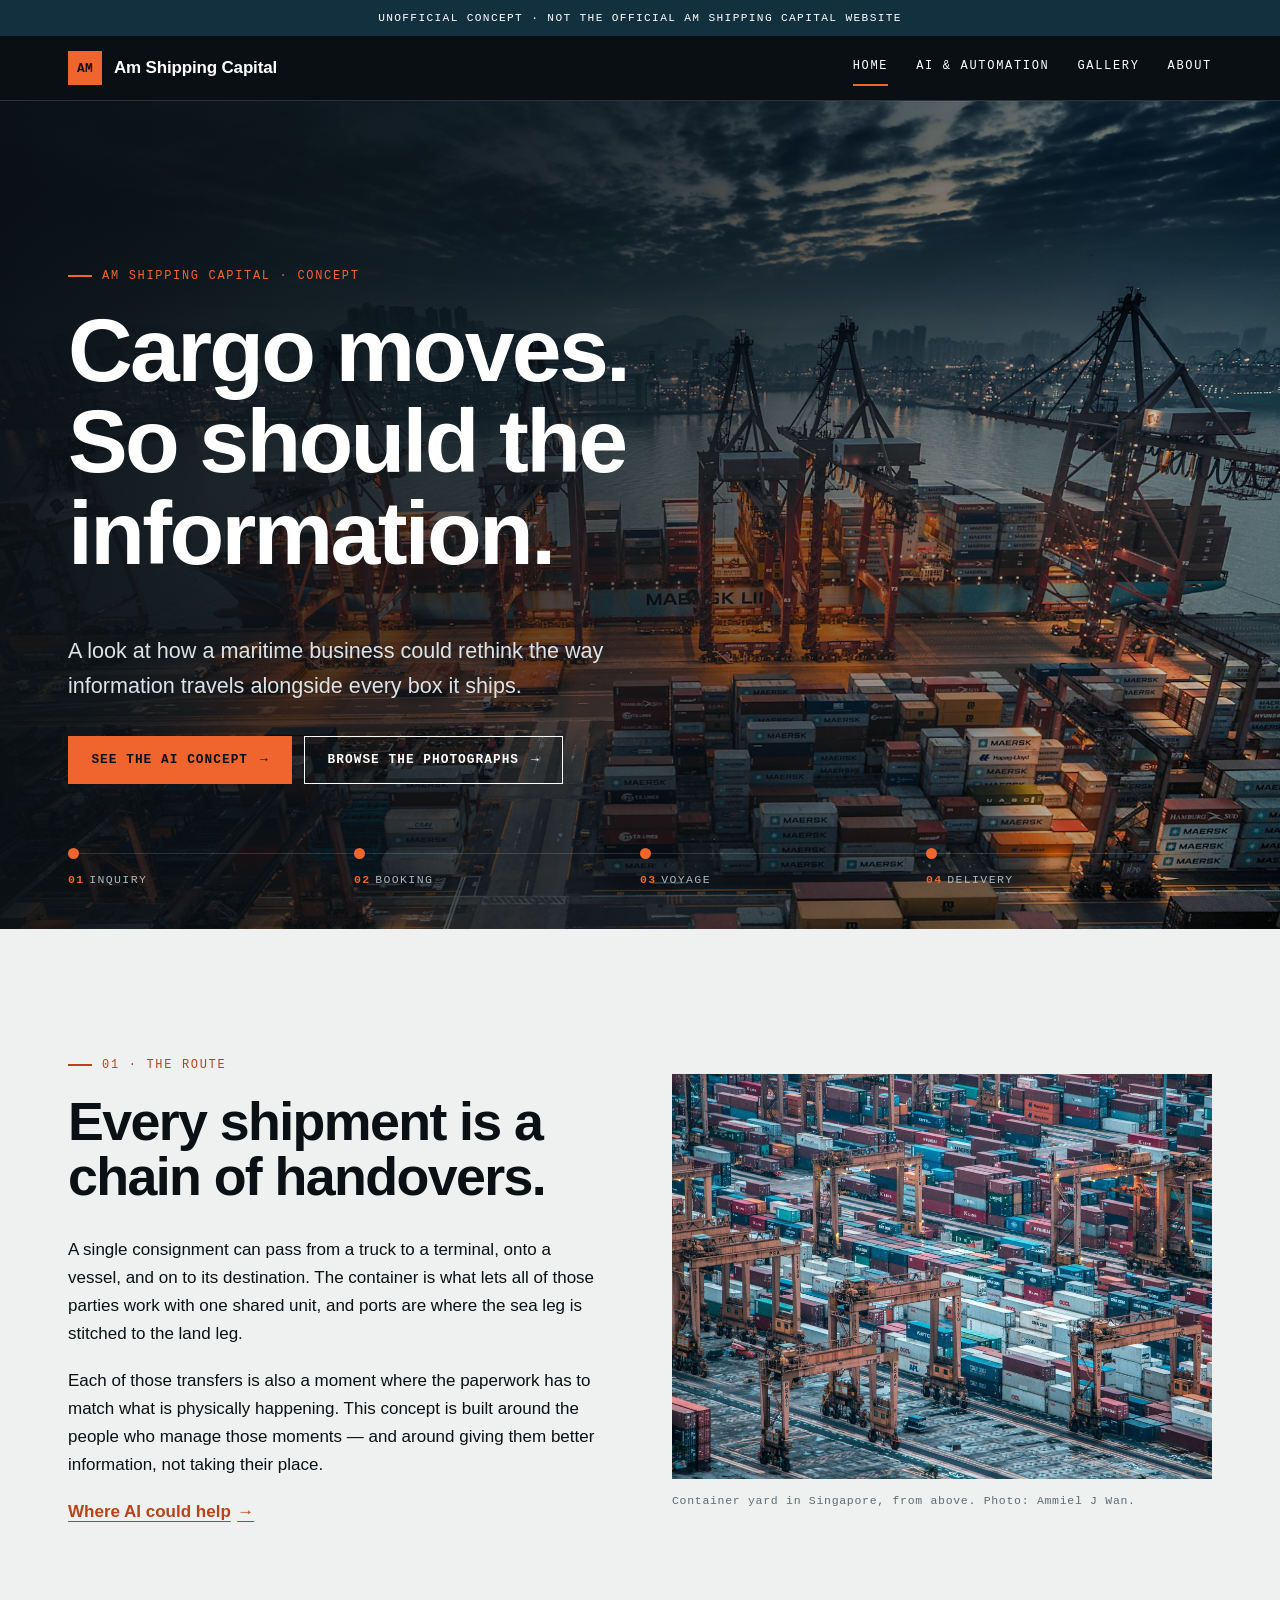
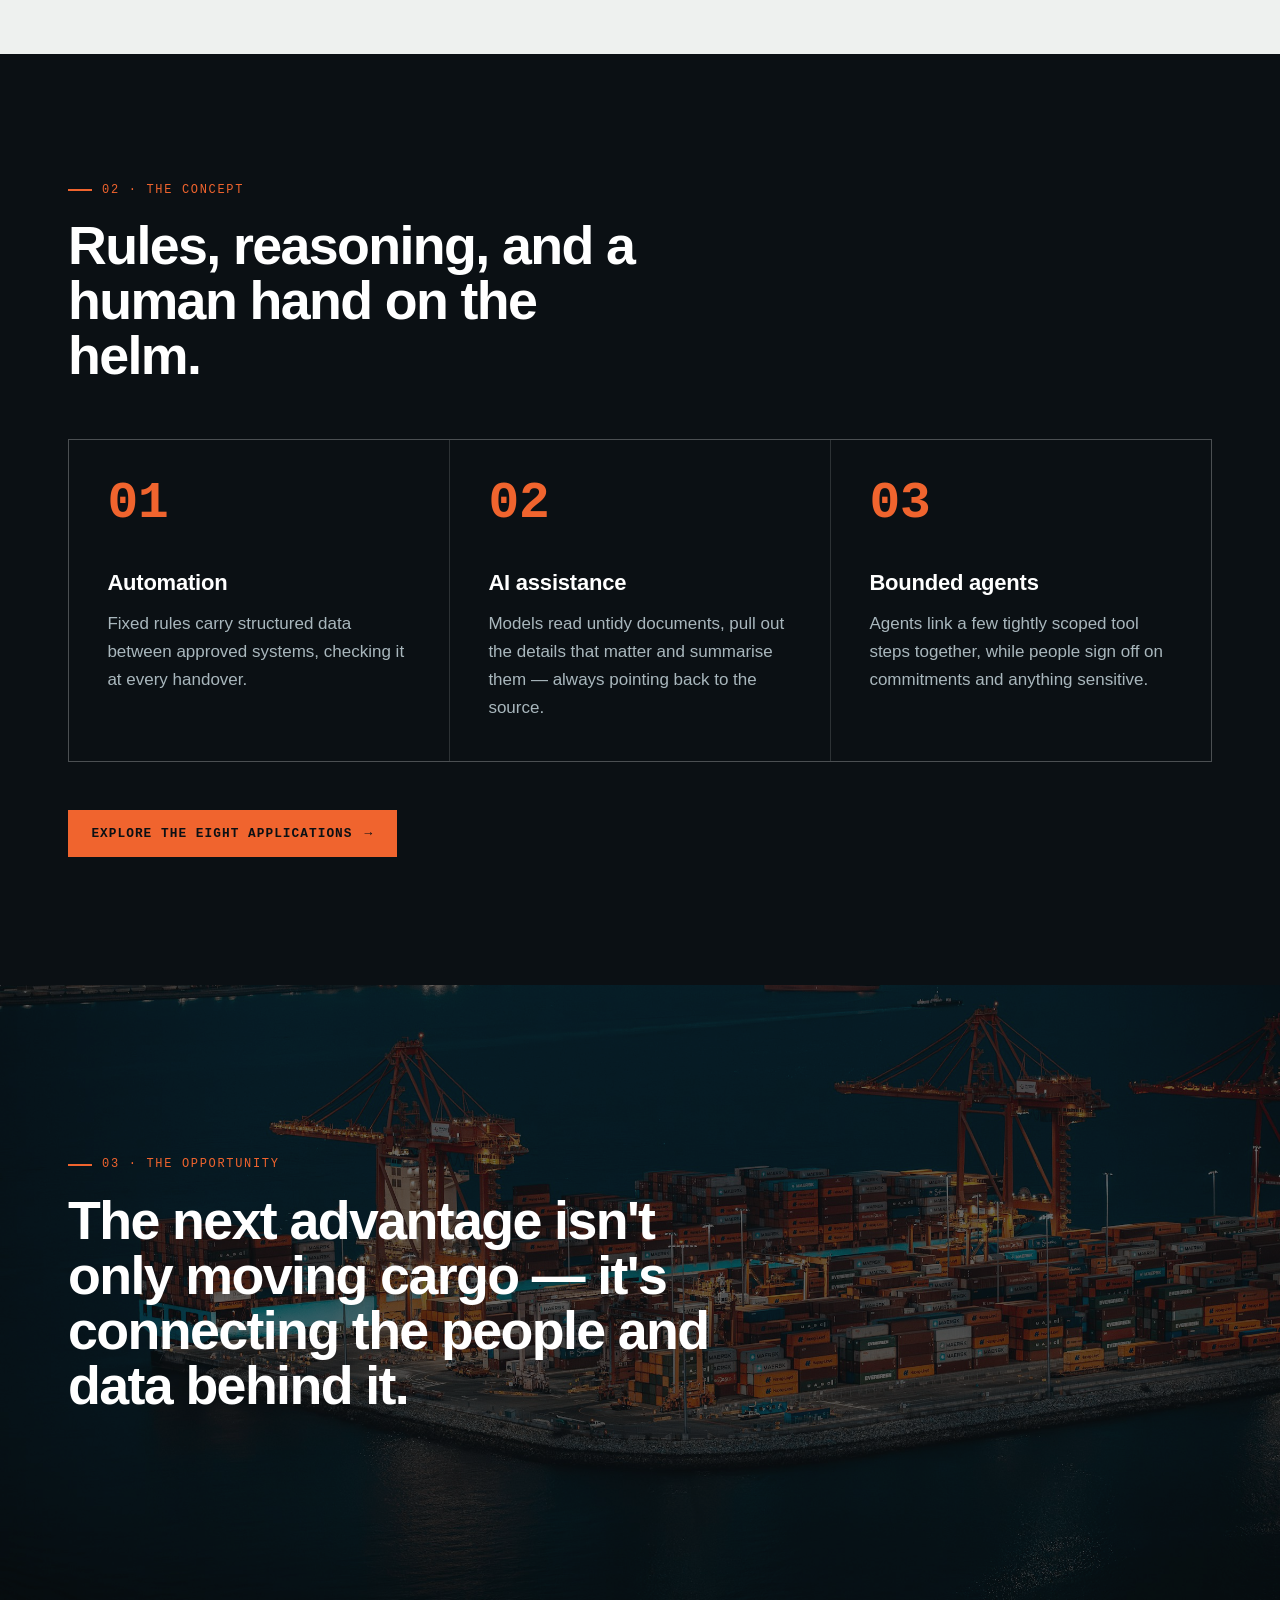
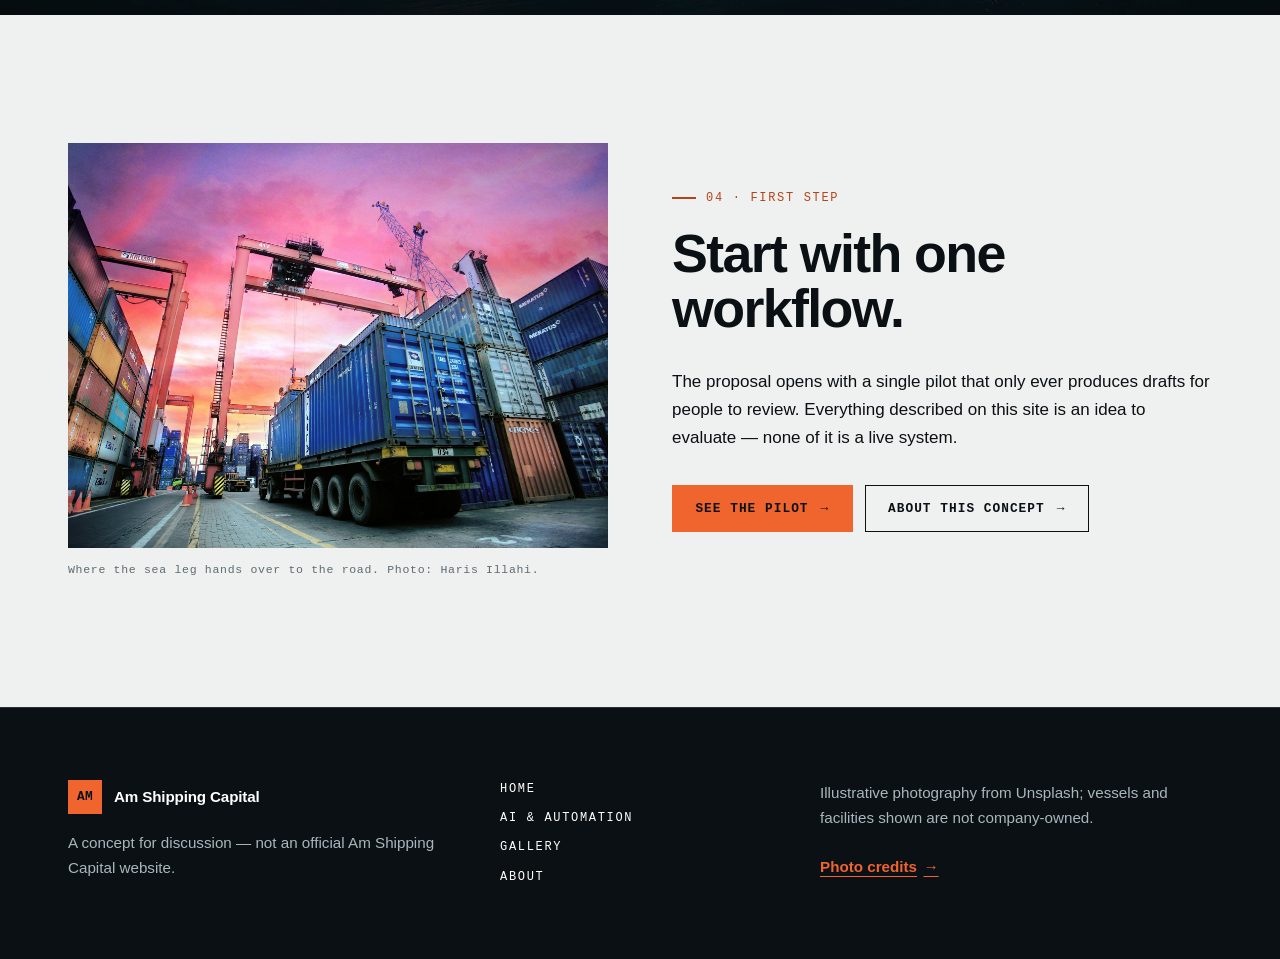
<file: index.html>
<!doctype html>
<html lang="en" class="no-js">
<head>
  <meta charset="utf-8">
  <meta name="viewport" content="width=device-width, initial-scale=1">
  <meta name="robots" content="noindex,nofollow">
  <meta name="description" content="An unofficial concept for Am Shipping Capital: how information could travel as smoothly as cargo, with AI and automation supporting the people who run each handover.">
  <title>Home — Am Shipping Capital (concept)</title>
  <link rel="icon" href="data:image/svg+xml,%3Csvg xmlns='http://www.w3.org/2000/svg' viewBox='0 0 32 32'%3E%3Crect width='32' height='32' fill='%23F0642E'/%3E%3C/svg%3E">
  <meta name="theme-color" content="#0B1014">
  <link rel="stylesheet" href="assets/css/main.css">
  <script src="assets/js/main.js" defer></script>
</head>
<body>
  <a class="skip" href="#main">Skip to content</a>
  <p class="notice-bar">Unofficial concept · Not the official Am Shipping Capital website</p>
  <header class="masthead">
    <div class="wrap">
      <a class="wordmark" href="index.html"><span class="wordmark-tile" aria-hidden="true">AM</span>Am Shipping Capital</a>
      <button class="nav-toggle" aria-controls="nav" aria-expanded="false" hidden>Menu</button>
      <nav id="nav" aria-label="Main">
        <ul>
          <li><a href="index.html" aria-current="page">Home</a></li>
          <li><a href="ai.html">AI &amp; automation</a></li>
          <li><a href="gallery.html">Gallery</a></li>
          <li><a href="about.html">About</a></li>
        </ul>
      </nav>
    </div>
    <div class="progress" aria-hidden="true"><span></span></div>
  </header>

  <main id="main">
    <section class="hero" aria-labelledby="hero-title">
      <img class="hero-media" style="object-position: 50% 55%"
        src="assets/img/port-dusk.jpg"
        srcset="assets/img/port-dusk-1200.jpg 1200w, assets/img/port-dusk.jpg 2400w"
        sizes="100vw" width="2400" height="1277"
        alt="Container ship and loading cranes at an industrial port in Hong Kong at dusk."
        loading="eager" fetchpriority="high">
      <div class="wrap hero-body">
        <p class="tag">Am Shipping Capital · Concept</p>
        <h1 id="hero-title">Cargo moves.<br>So should the information.</h1>
        <p class="hero-lede">A look at how a maritime business could rethink the way information travels alongside every box it ships.</p>
        <div class="actions">
          <a class="btn" href="ai.html">See the AI concept</a>
          <a class="btn btn--ghost" href="gallery.html">Browse the photographs</a>
        </div>
      </div>
      <div class="wrap">
        <ol class="route" aria-label="The journey of a shipment">
          <li><b>01</b>Inquiry</li>
          <li><b>02</b>Booking</li>
          <li><b>03</b>Voyage</li>
          <li><b>04</b>Delivery</li>
        </ol>
      </div>
    </section>

    <section class="section s-fog" aria-labelledby="route-title">
      <div class="wrap split">
        <div>
          <p class="tag">01 · The route</p>
          <h2 id="route-title" data-reveal>Every shipment is a chain of handovers.</h2>
          <p data-reveal>A single consignment can pass from a truck to a terminal, onto a vessel, and on to its destination. The container is what lets all of those parties work with one shared unit, and ports are where the sea leg is stitched to the land leg.</p>
          <p data-reveal>Each of those transfers is also a moment where the paperwork has to match what is physically happening. This concept is built around the people who manage those moments — and around giving them better information, not taking their place.</p>
          <p><a class="link" href="ai.html#voyage">Where AI could help</a></p>
        </div>
        <figure class="frame frame--crop" data-reveal-media>
          <img src="assets/img/terminal-aerial.jpg"
            srcset="assets/img/terminal-aerial-1200.jpg 1200w, assets/img/terminal-aerial.jpg 2400w"
            sizes="(min-width: 960px) 50vw, 100vw" width="2400" height="1600"
            alt="Aerial view of a shipping-container yard in Singapore."
            loading="lazy" decoding="async">
          <figcaption>Container yard in Singapore, from above. Photo: Ammiel J Wan.</figcaption>
        </figure>
      </div>
    </section>

    <section class="section s-ink" aria-labelledby="layers-title">
      <div class="wrap">
        <div class="section-head">
          <p class="tag">02 · The concept</p>
          <h2 id="layers-title">Rules, reasoning, and a human hand on the helm.</h2>
        </div>
        <ul class="layers">
          <li class="layer" data-reveal>
            <span class="layer-num">01</span>
            <h3>Automation</h3>
            <p>Fixed rules carry structured data between approved systems, checking it at every handover.</p>
          </li>
          <li class="layer" data-reveal>
            <span class="layer-num">02</span>
            <h3>AI assistance</h3>
            <p>Models read untidy documents, pull out the details that matter and summarise them — always pointing back to the source.</p>
          </li>
          <li class="layer" data-reveal>
            <span class="layer-num">03</span>
            <h3>Bounded agents</h3>
            <p>Agents link a few tightly scoped tool steps together, while people sign off on commitments and anything sensitive.</p>
          </li>
        </ul>
        <a class="btn" href="ai.html">Explore the eight applications</a>
      </div>
    </section>

    <section class="band" aria-labelledby="band-title">
      <img class="band-media"
        src="assets/img/port-night.jpg"
        srcset="assets/img/port-night-1200.jpg 1200w, assets/img/port-night.jpg 2400w"
        sizes="100vw" width="2400" height="1500"
        alt="Container ship and illuminated cargo cranes at the Port of Vancouver at night."
        loading="lazy" decoding="async">
      <div class="wrap section">
        <p class="tag">03 · The opportunity</p>
        <h2 id="band-title" data-reveal>The next advantage isn't only moving cargo — it's connecting the people and data behind it.</h2>
      </div>
    </section>

    <section class="section s-fog" aria-labelledby="start-title">
      <div class="wrap split split--flip">
        <div>
          <p class="tag">04 · First step</p>
          <h2 id="start-title" data-reveal>Start with one workflow.</h2>
          <p data-reveal>The proposal opens with a single pilot that only ever produces drafts for people to review. Everything described on this site is an idea to evaluate — none of it is a live system.</p>
          <div class="actions">
            <a class="btn" href="ai.html#pilot">See the pilot</a>
            <a class="btn btn--ghost" href="about.html">About this concept</a>
          </div>
        </div>
        <figure class="frame frame--crop" data-reveal-media>
          <img style="object-position: 55% 60%" src="assets/img/terminal-sunset.jpg"
            srcset="assets/img/terminal-sunset-1200.jpg 1200w, assets/img/terminal-sunset.jpg 2400w"
            sizes="(min-width: 960px) 50vw, 100vw" width="2400" height="1600"
            alt="Truck carrying a shipping container beneath cargo cranes at sunset."
            loading="lazy" decoding="async">
          <figcaption>Where the sea leg hands over to the road. Photo: Haris Illahi.</figcaption>
        </figure>
      </div>
    </section>
  </main>

  <footer class="colophon">
    <div class="wrap colophon-grid">
      <div>
        <a class="wordmark" href="index.html"><span class="wordmark-tile" aria-hidden="true">AM</span>Am Shipping Capital</a>
        <p>A concept for discussion — not an official Am Shipping Capital website.</p>
      </div>
      <nav aria-label="Footer">
        <ul>
          <li><a href="index.html">Home</a></li>
          <li><a href="ai.html">AI &amp; automation</a></li>
          <li><a href="gallery.html">Gallery</a></li>
          <li><a href="about.html">About</a></li>
        </ul>
      </nav>
      <div>
        <p>Illustrative photography from Unsplash; vessels and facilities shown are not company-owned.</p>
        <a class="link" href="about.html#credits">Photo credits</a>
      </div>
    </div>
  </footer>
</body>
</html>
</file>
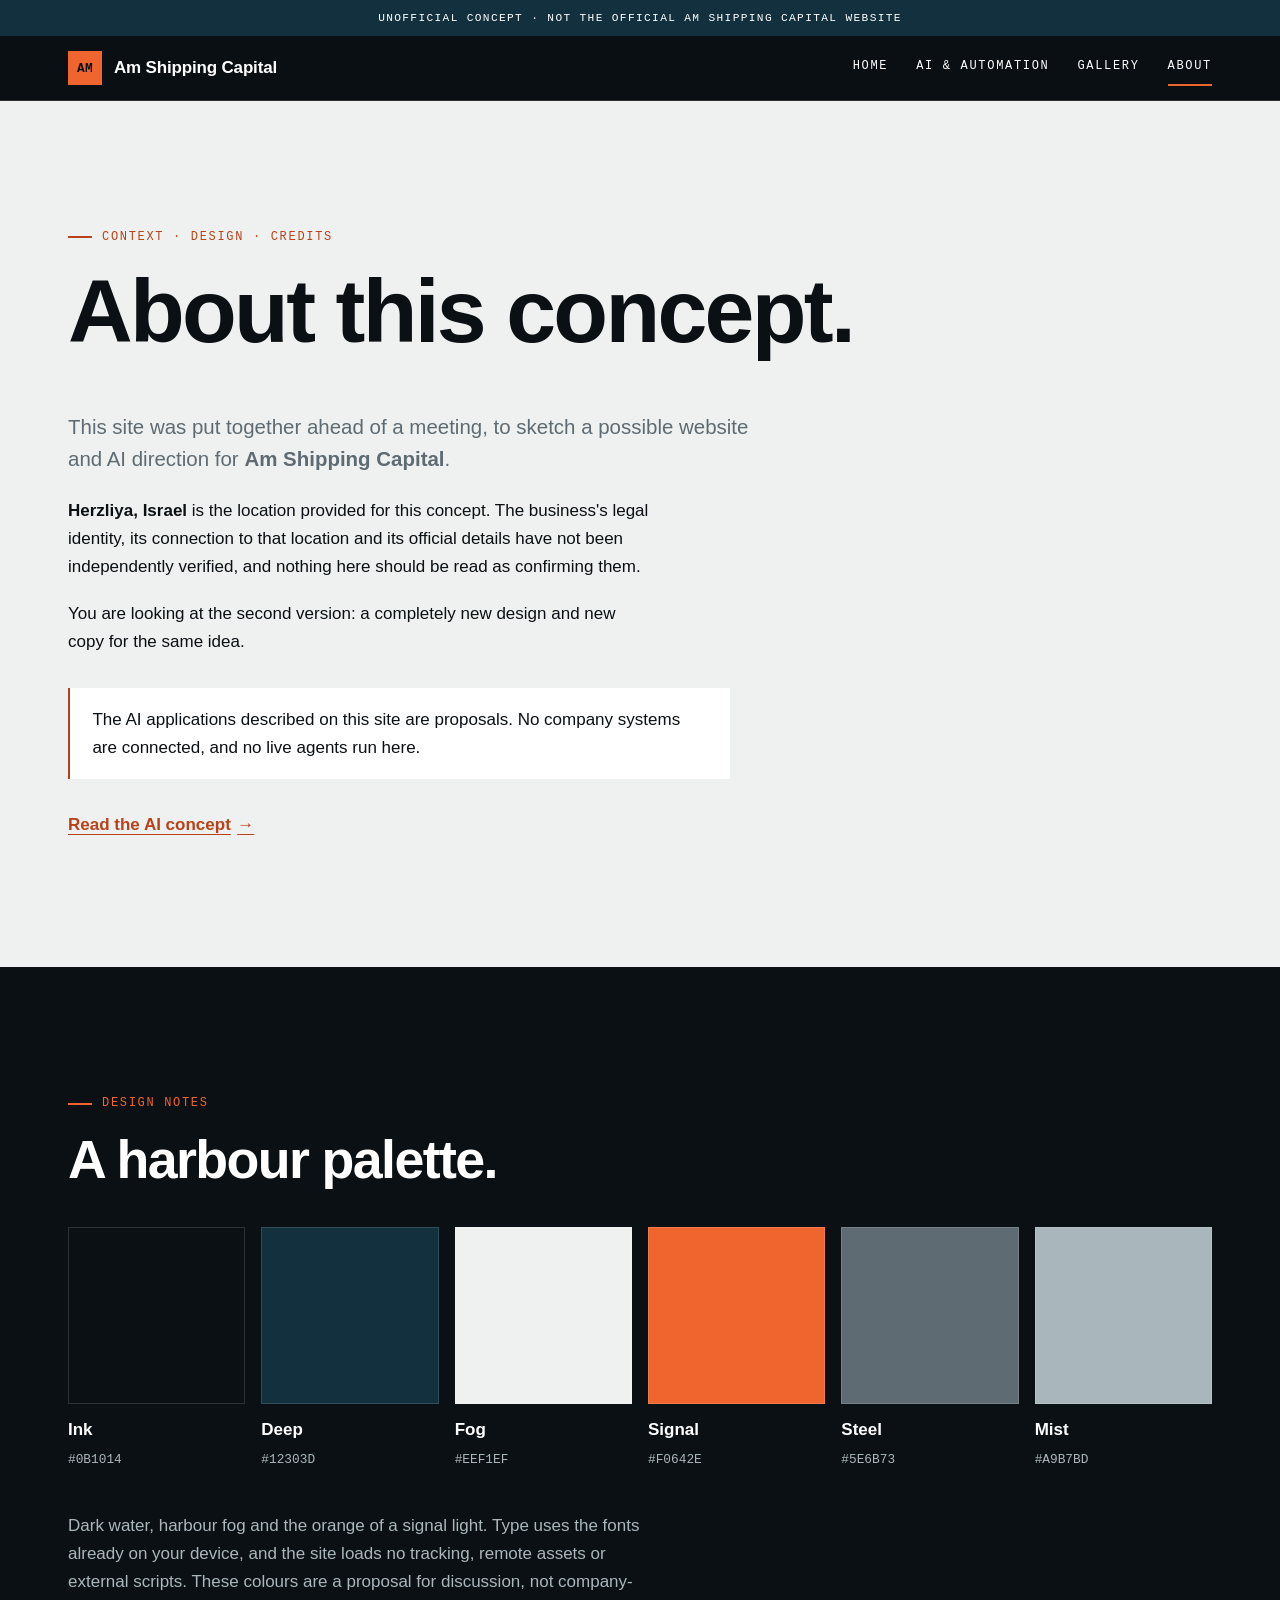
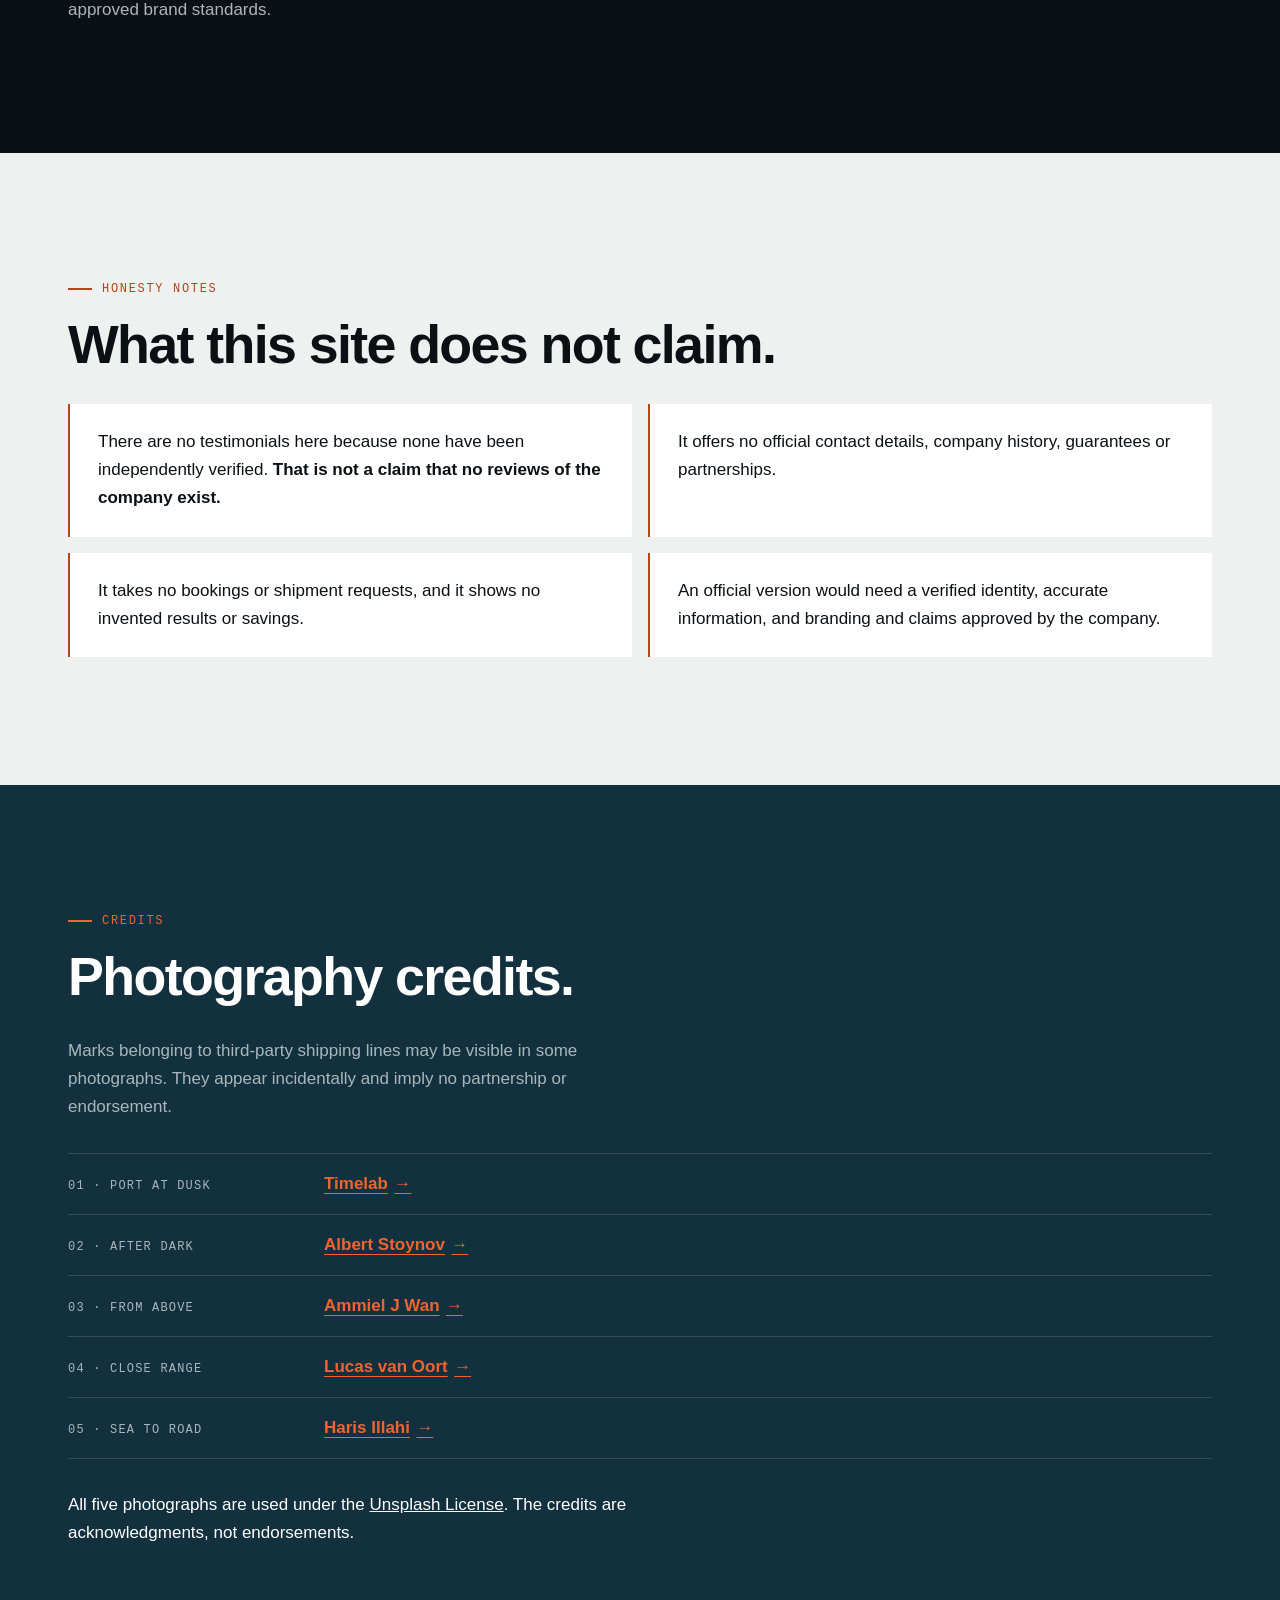
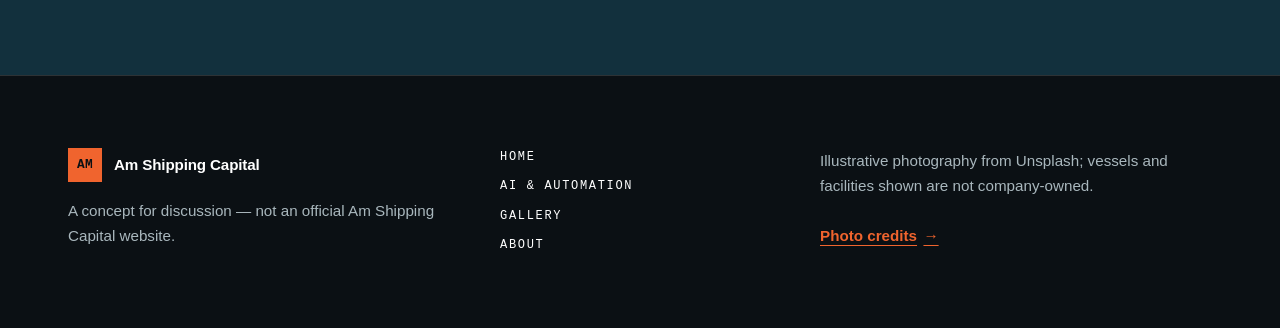
<file: about.html>
<!doctype html>
<html lang="en" class="no-js">
<head>
  <meta charset="utf-8">
  <meta name="viewport" content="width=device-width, initial-scale=1">
  <meta name="robots" content="noindex,nofollow">
  <meta name="description" content="Background on the unofficial Am Shipping Capital concept: what it is, what it does not claim, its design notes and photography credits.">
  <title>About — Am Shipping Capital (concept)</title>
  <link rel="icon" href="data:image/svg+xml,%3Csvg xmlns='http://www.w3.org/2000/svg' viewBox='0 0 32 32'%3E%3Crect width='32' height='32' fill='%23F0642E'/%3E%3C/svg%3E">
  <meta name="theme-color" content="#0B1014">
  <link rel="stylesheet" href="assets/css/main.css">
  <script src="assets/js/main.js" defer></script>
</head>
<body>
  <a class="skip" href="#main">Skip to content</a>
  <p class="notice-bar">Unofficial concept · Not the official Am Shipping Capital website</p>
  <header class="masthead">
    <div class="wrap">
      <a class="wordmark" href="index.html"><span class="wordmark-tile" aria-hidden="true">AM</span>Am Shipping Capital</a>
      <button class="nav-toggle" aria-controls="nav" aria-expanded="false" hidden>Menu</button>
      <nav id="nav" aria-label="Main">
        <ul>
          <li><a href="index.html">Home</a></li>
          <li><a href="ai.html">AI &amp; automation</a></li>
          <li><a href="gallery.html">Gallery</a></li>
          <li><a href="about.html" aria-current="page">About</a></li>
        </ul>
      </nav>
    </div>
    <div class="progress" aria-hidden="true"><span></span></div>
  </header>

  <main id="main">
    <section class="section s-fog" aria-labelledby="about-title">
      <div class="wrap">
        <p class="tag">Context · design · credits</p>
        <h1 id="about-title">About this concept.</h1>
        <p class="lede">This site was put together ahead of a meeting, to sketch a possible website and AI direction for <strong>Am Shipping Capital</strong>.</p>
        <p><strong>Herzliya, Israel</strong> is the location provided for this concept. The business's legal identity, its connection to that location and its official details have not been independently verified, and nothing here should be read as confirming them.</p>
        <p>You are looking at the second version: a completely new design and new copy for the same idea.</p>
        <div class="callout">
          <p>The AI applications described on this site are proposals. No company systems are connected, and no live agents run here.</p>
        </div>
        <p style="margin-top: 2rem"><a class="link" href="ai.html">Read the AI concept</a></p>
      </div>
    </section>

    <section class="section s-ink" aria-labelledby="design-title">
      <div class="wrap">
        <p class="tag">Design notes</p>
        <h2 id="design-title">A harbour palette.</h2>
        <ul class="swatches">
          <li data-reveal><span class="swatch-chip" style="background:#0B1014"></span><strong>Ink</strong><code>#0B1014</code></li>
          <li data-reveal><span class="swatch-chip" style="background:#12303D"></span><strong>Deep</strong><code>#12303D</code></li>
          <li data-reveal><span class="swatch-chip" style="background:#EEF1EF"></span><strong>Fog</strong><code>#EEF1EF</code></li>
          <li data-reveal><span class="swatch-chip" style="background:#F0642E"></span><strong>Signal</strong><code>#F0642E</code></li>
          <li data-reveal><span class="swatch-chip" style="background:#5E6B73"></span><strong>Steel</strong><code>#5E6B73</code></li>
          <li data-reveal><span class="swatch-chip" style="background:#A9B7BD"></span><strong>Mist</strong><code>#A9B7BD</code></li>
        </ul>
        <p class="muted">Dark water, harbour fog and the orange of a signal light. Type uses the fonts already on your device, and the site loads no tracking, remote assets or external scripts. These colours are a proposal for discussion, not company-approved brand standards.</p>
      </div>
    </section>

    <section class="section s-fog" aria-labelledby="claims-title">
      <div class="wrap">
        <p class="tag">Honesty notes</p>
        <h2 id="claims-title">What this site does not claim.</h2>
        <ul class="claims">
          <li data-reveal>There are no testimonials here because none have been independently verified. <strong>That is not a claim that no reviews of the company exist.</strong></li>
          <li data-reveal>It offers no official contact details, company history, guarantees or partnerships.</li>
          <li data-reveal>It takes no bookings or shipment requests, and it shows no invented results or savings.</li>
          <li data-reveal>An official version would need a verified identity, accurate information, and branding and claims approved by the company.</li>
        </ul>
      </div>
    </section>

    <section id="credits" class="section s-deep" aria-labelledby="credits-title">
      <div class="wrap">
        <p class="tag">Credits</p>
        <h2 id="credits-title">Photography credits.</h2>
        <p class="muted">Marks belonging to third-party shipping lines may be visible in some photographs. They appear incidentally and imply no partnership or endorsement.</p>
        <ul class="credits">
          <li><span>01 · Port at dusk</span><a class="link" href="https://unsplash.com/photos/container-ship-at-industrial-port-yx20mpDyr2I">Timelab</a></li>
          <li><span>02 · After dark</span><a class="link" href="https://unsplash.com/photos/container-ship-and-cranes-at-a-busy-shipping-port-oL3wEM0JEwQ">Albert Stoynov</a></li>
          <li><span>03 · From above</span><a class="link" href="https://unsplash.com/photos/aerial-photo-of-shipping-container-lot-qX2ENCIxquA">Ammiel J Wan</a></li>
          <li><span>04 · Close range</span><a class="link" href="https://unsplash.com/photos/blue-and-red-cargo-containers-fBZOVyF-96w">Lucas van Oort</a></li>
          <li><span>05 · Sea to road</span><a class="link" href="https://unsplash.com/photos/shipping-containers-stacked-at-a-busy-port-at-sunset-fT4SwA83jH4">Haris Illahi</a></li>
        </ul>
        <p>All five photographs are used under the <a href="https://unsplash.com/license">Unsplash License</a>. The credits are acknowledgments, not endorsements.</p>
      </div>
    </section>
  </main>

  <footer class="colophon">
    <div class="wrap colophon-grid">
      <div>
        <a class="wordmark" href="index.html"><span class="wordmark-tile" aria-hidden="true">AM</span>Am Shipping Capital</a>
        <p>A concept for discussion — not an official Am Shipping Capital website.</p>
      </div>
      <nav aria-label="Footer">
        <ul>
          <li><a href="index.html">Home</a></li>
          <li><a href="ai.html">AI &amp; automation</a></li>
          <li><a href="gallery.html">Gallery</a></li>
          <li><a href="about.html">About</a></li>
        </ul>
      </nav>
      <div>
        <p>Illustrative photography from Unsplash; vessels and facilities shown are not company-owned.</p>
        <a class="link" href="about.html#credits">Photo credits</a>
      </div>
    </div>
  </footer>
</body>
</html>
</file>
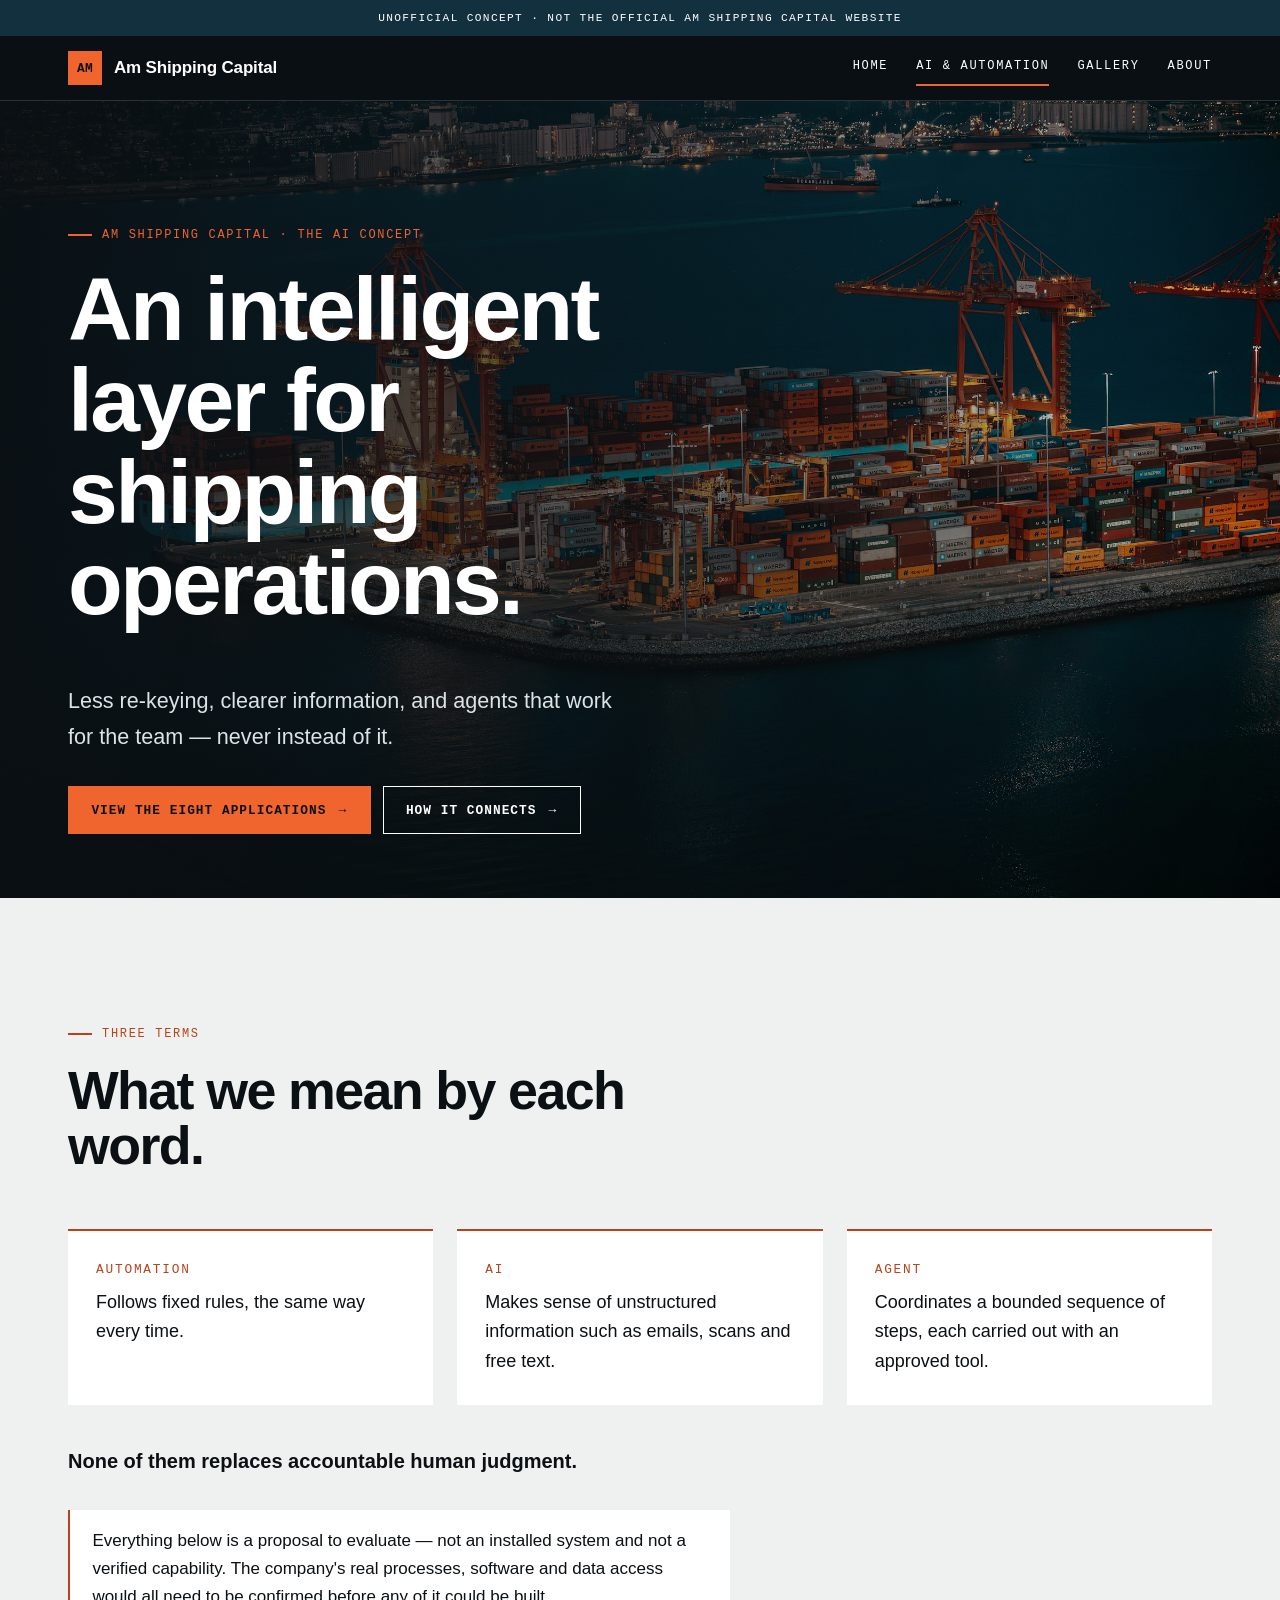
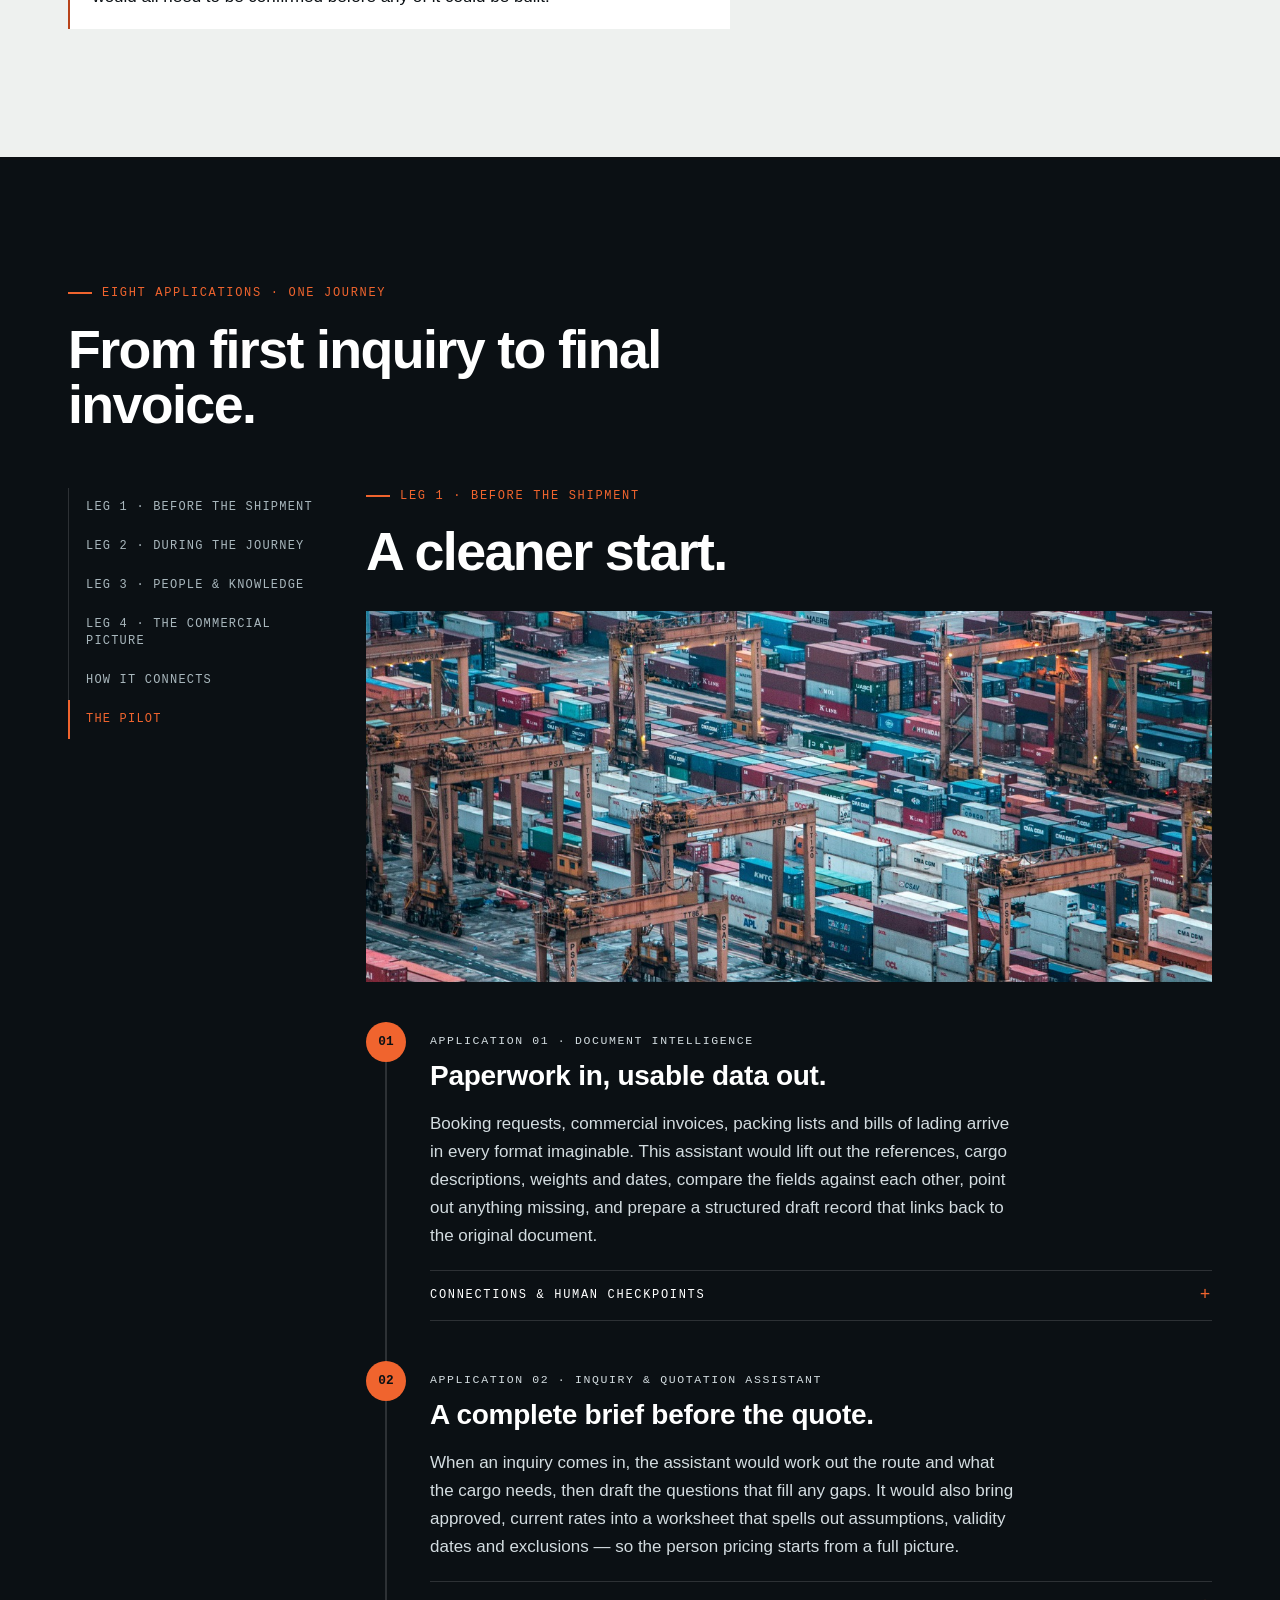
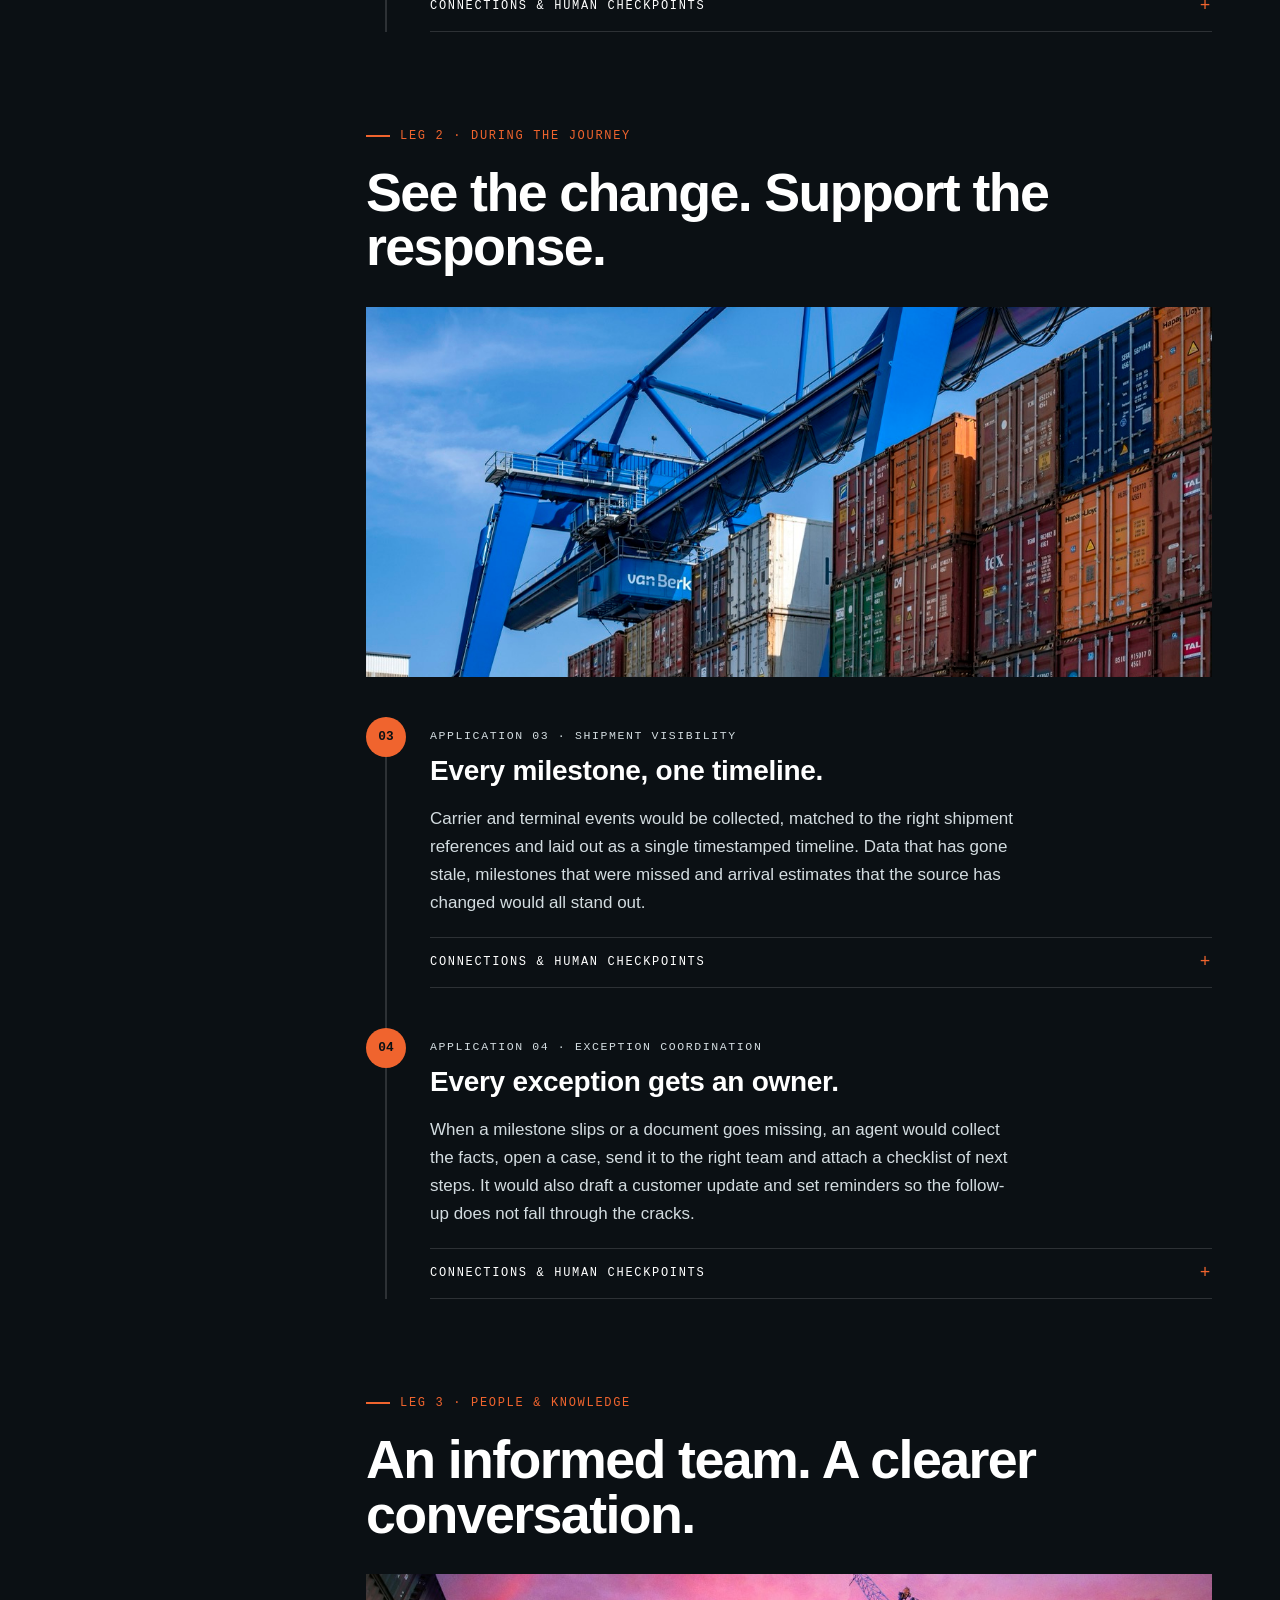
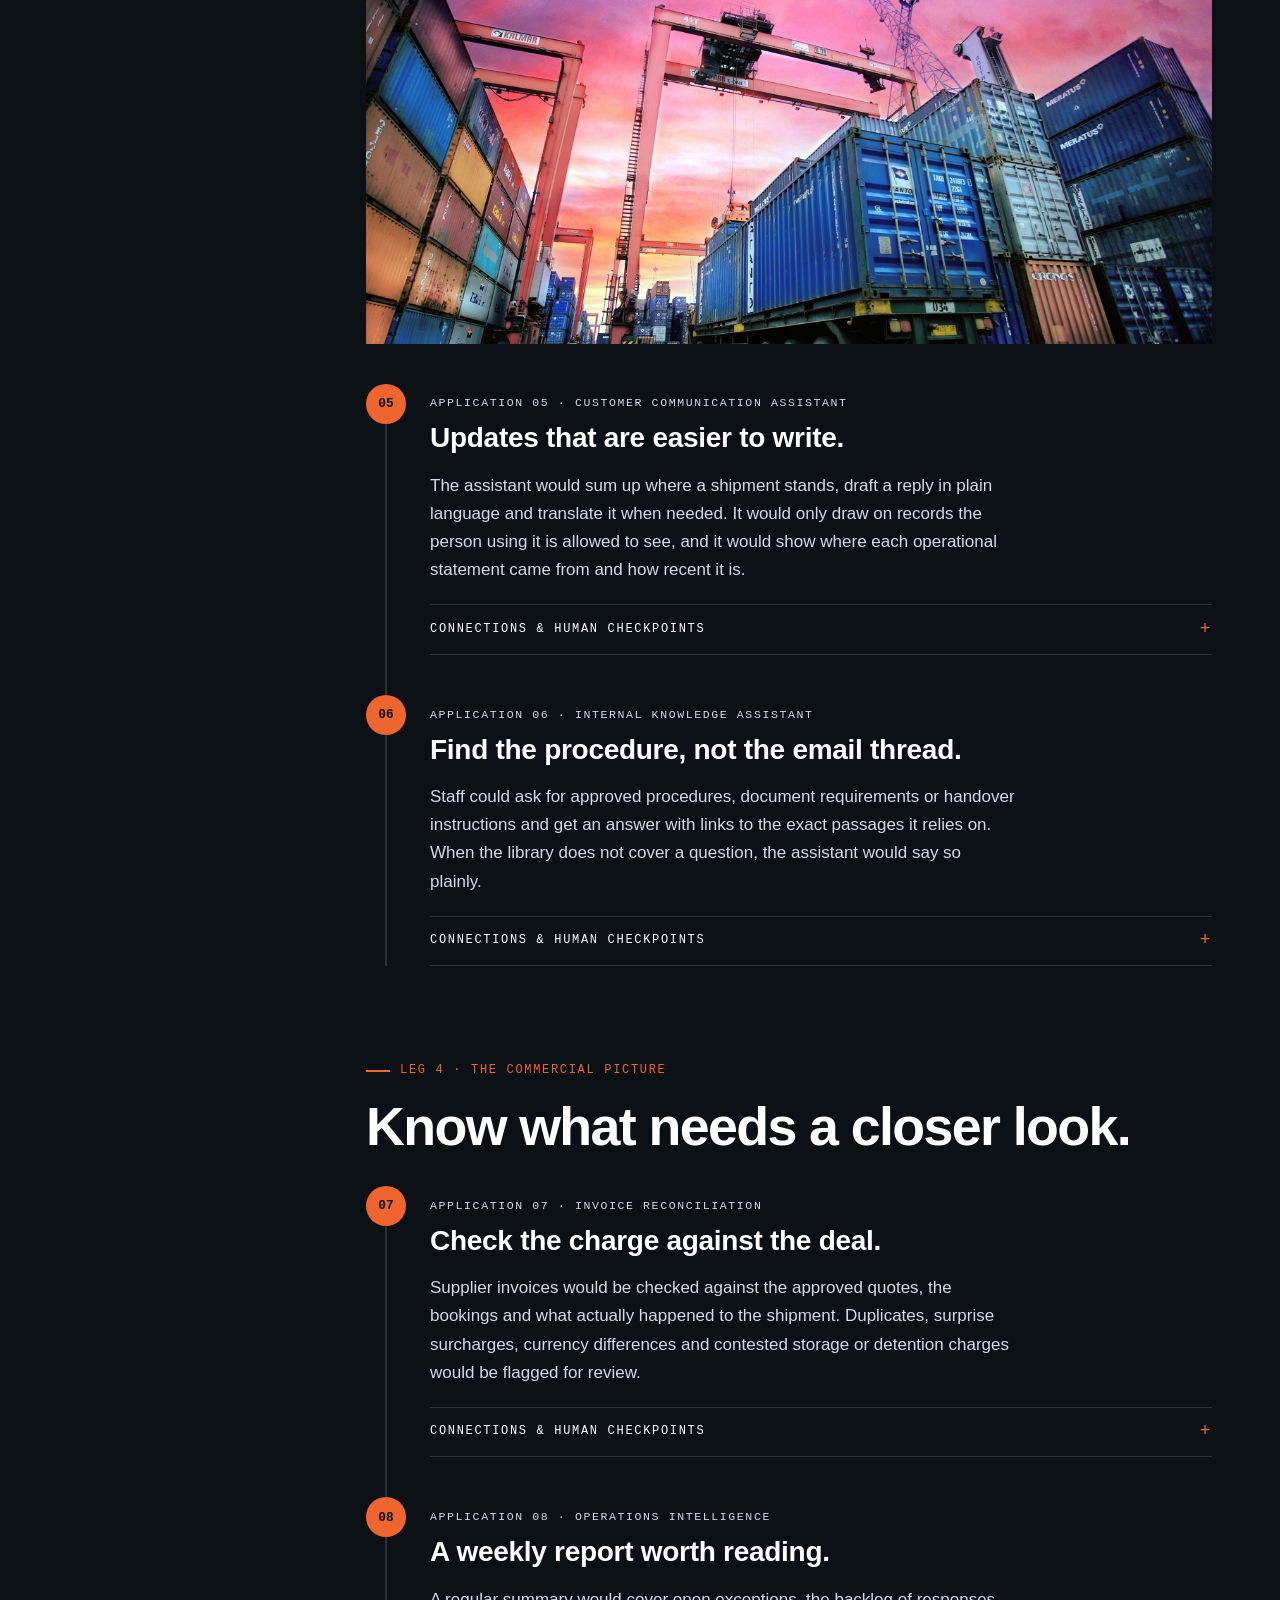
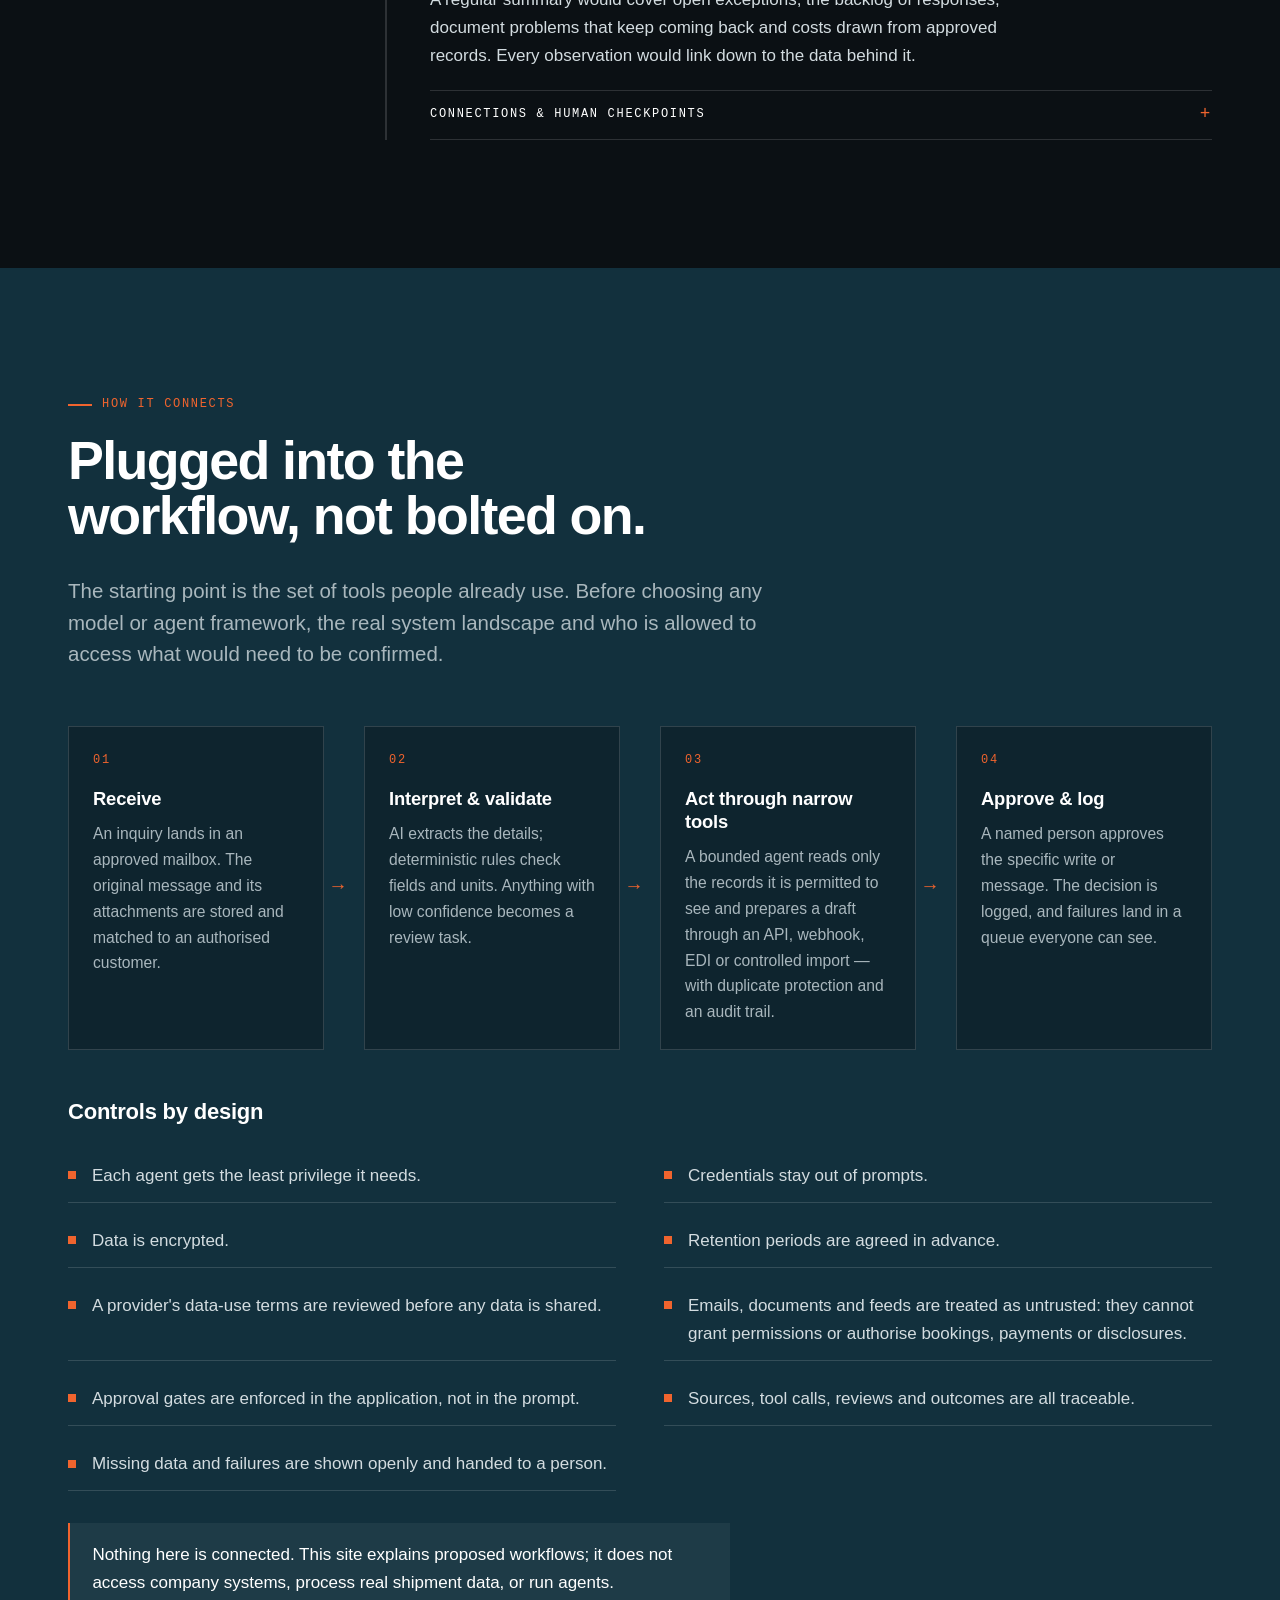
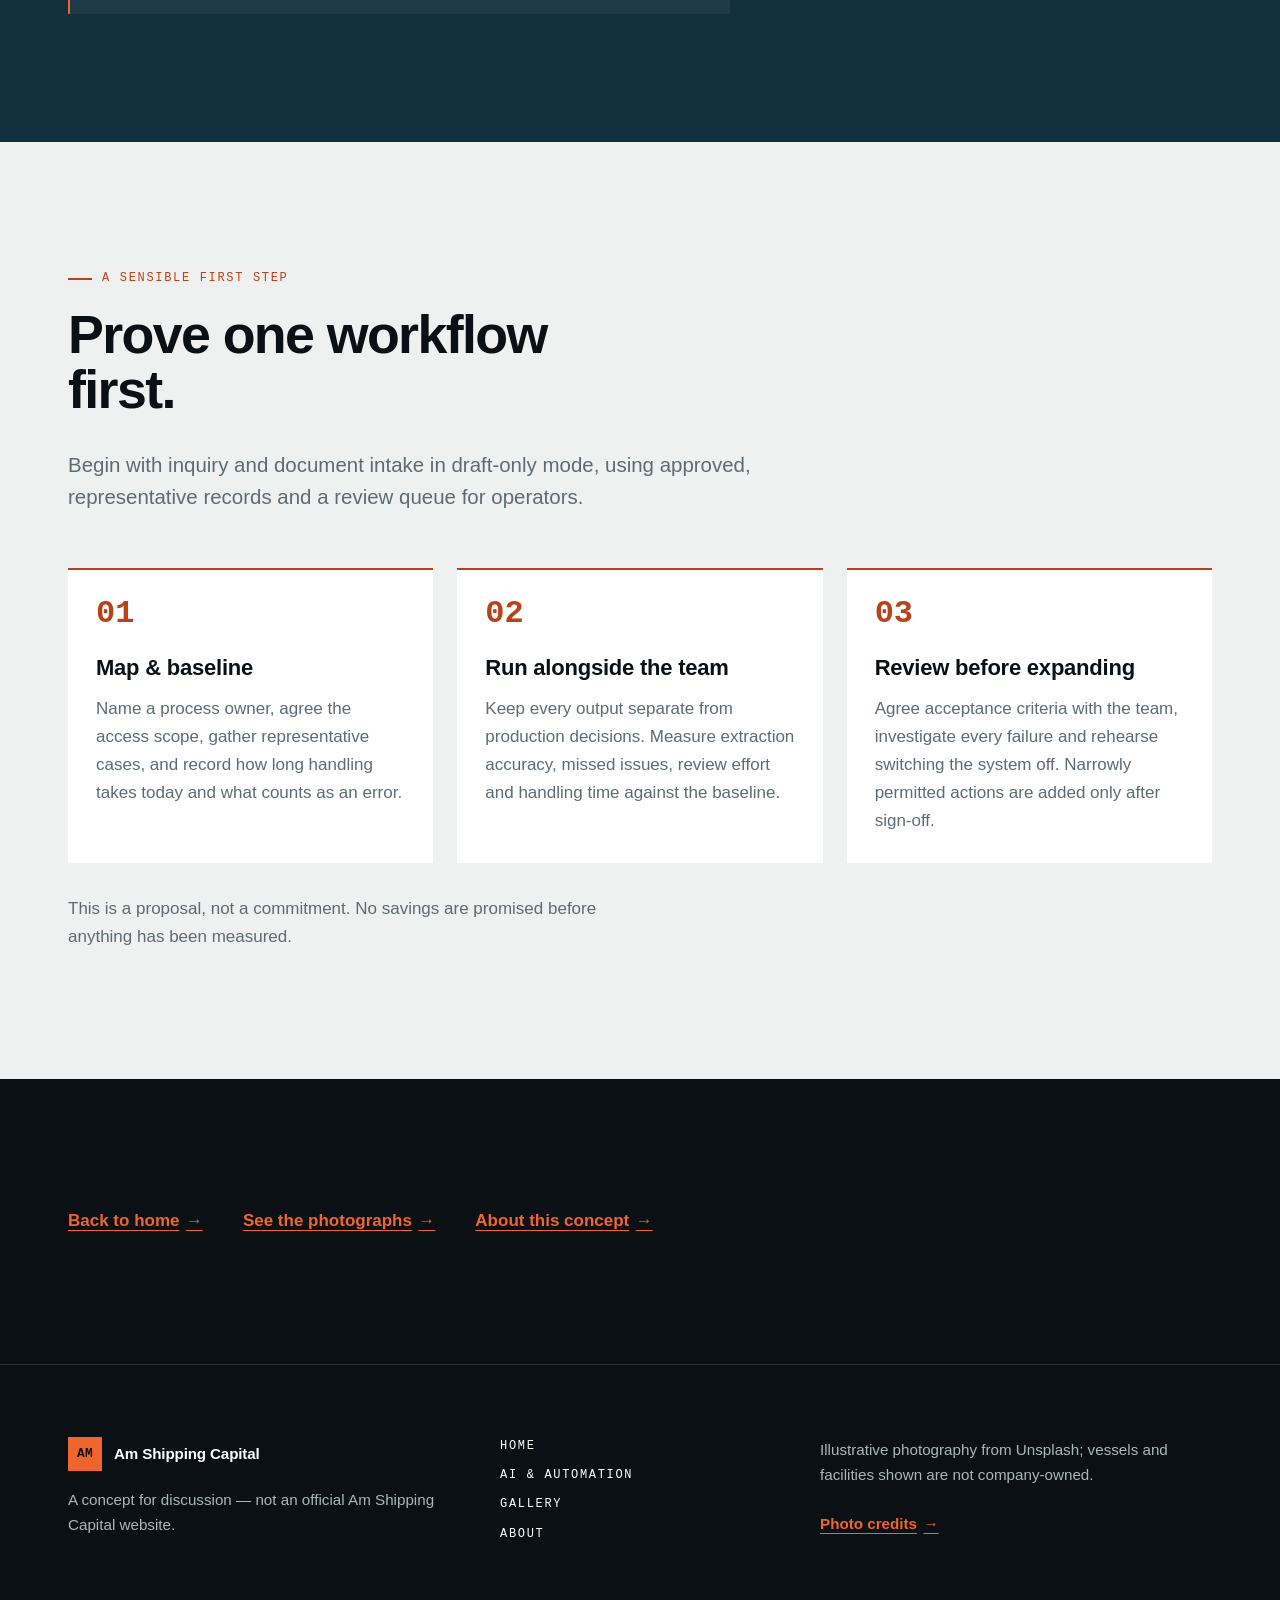
<file: ai.html>
<!doctype html>
<html lang="en" class="no-js">
<head>
  <meta charset="utf-8">
  <meta name="viewport" content="width=device-width, initial-scale=1">
  <meta name="robots" content="noindex,nofollow">
  <meta name="description" content="Eight proposed AI and automation applications for Am Shipping Capital, from first inquiry to final invoice, with human checkpoints, safeguards and a draft-only pilot.">
  <title>AI &amp; automation — Am Shipping Capital (concept)</title>
  <link rel="icon" href="data:image/svg+xml,%3Csvg xmlns='http://www.w3.org/2000/svg' viewBox='0 0 32 32'%3E%3Crect width='32' height='32' fill='%23F0642E'/%3E%3C/svg%3E">
  <meta name="theme-color" content="#0B1014">
  <link rel="stylesheet" href="assets/css/main.css">
  <script src="assets/js/main.js" defer></script>
</head>
<body>
  <a class="skip" href="#main">Skip to content</a>
  <p class="notice-bar">Unofficial concept · Not the official Am Shipping Capital website</p>
  <header class="masthead">
    <div class="wrap">
      <a class="wordmark" href="index.html"><span class="wordmark-tile" aria-hidden="true">AM</span>Am Shipping Capital</a>
      <button class="nav-toggle" aria-controls="nav" aria-expanded="false" hidden>Menu</button>
      <nav id="nav" aria-label="Main">
        <ul>
          <li><a href="index.html">Home</a></li>
          <li><a href="ai.html" aria-current="page">AI &amp; automation</a></li>
          <li><a href="gallery.html">Gallery</a></li>
          <li><a href="about.html">About</a></li>
        </ul>
      </nav>
    </div>
    <div class="progress" aria-hidden="true"><span></span></div>
  </header>

  <main id="main">
    <section class="hero hero--short" aria-labelledby="hero-title">
      <img class="hero-media"
        src="assets/img/port-night.jpg"
        srcset="assets/img/port-night-1200.jpg 1200w, assets/img/port-night.jpg 2400w"
        sizes="100vw" width="2400" height="1500"
        alt="Container ship and illuminated cargo cranes at the Port of Vancouver at night."
        loading="eager" fetchpriority="high">
      <div class="wrap hero-body">
        <p class="tag">Am Shipping Capital · The AI concept</p>
        <h1 id="hero-title">An intelligent layer for shipping operations.</h1>
        <p class="hero-lede">Less re-keying, clearer information, and agents that work for the team — never instead of it.</p>
        <div class="actions">
          <a class="btn" href="#voyage">View the eight applications</a>
          <a class="btn btn--ghost" href="#connect">How it connects</a>
        </div>
      </div>
    </section>

    <section class="section s-fog" aria-labelledby="terms-title">
      <div class="wrap">
        <div class="section-head">
          <p class="tag">Three terms</p>
          <h2 id="terms-title">What we mean by each word.</h2>
        </div>
        <dl class="defs">
          <div data-reveal>
            <dt>Automation</dt>
            <dd>Follows fixed rules, the same way every time.</dd>
          </div>
          <div data-reveal>
            <dt>AI</dt>
            <dd>Makes sense of unstructured information such as emails, scans and free text.</dd>
          </div>
          <div data-reveal>
            <dt>Agent</dt>
            <dd>Coordinates a bounded sequence of steps, each carried out with an approved tool.</dd>
          </div>
        </dl>
        <p class="statement">None of them replaces accountable human judgment.</p>
        <div class="callout">
          <p>Everything below is a proposal to evaluate — not an installed system and not a verified capability. The company's real processes, software and data access would all need to be confirmed before any of it could be built.</p>
        </div>
      </div>
    </section>

    <section id="voyage" class="section s-ink" aria-labelledby="voyage-title">
      <div class="wrap">
        <div class="section-head">
          <p class="tag">Eight applications · one journey</p>
          <h2 id="voyage-title">From first inquiry to final invoice.</h2>
        </div>

        <div class="voyage-grid">
          <aside>
            <nav class="legnav" data-legnav aria-label="Application legs">
              <ol>
                <li><a href="#leg-before">Leg 1 · Before the shipment</a></li>
                <li><a href="#leg-during">Leg 2 · During the journey</a></li>
                <li><a href="#leg-people">Leg 3 · People &amp; knowledge</a></li>
                <li><a href="#leg-money">Leg 4 · The commercial picture</a></li>
                <li><a href="#connect">How it connects</a></li>
                <li><a href="#pilot">The pilot</a></li>
              </ol>
            </nav>
          </aside>

          <div class="voyage-content">
            <section id="leg-before" class="leg" aria-labelledby="leg-before-title">
              <p class="tag">Leg 1 · Before the shipment</p>
              <h2 id="leg-before-title">A cleaner start.</h2>
              <figure class="frame frame--wide" data-reveal-media>
                <img src="assets/img/terminal-aerial.jpg"
                  srcset="assets/img/terminal-aerial-1200.jpg 1200w, assets/img/terminal-aerial.jpg 2400w"
                  sizes="(min-width: 960px) 50vw, 100vw" width="2400" height="1600"
                  alt="Aerial view of a shipping-container yard in Singapore."
                  loading="lazy" decoding="async">
              </figure>
              <ol class="timeline">
                <li>
                  <span class="timeline-node" aria-hidden="true">01</span>
                  <article class="app" data-reveal>
                    <p class="app-kicker">Application 01 · Document intelligence</p>
                    <h3>Paperwork in, usable data out.</h3>
                    <p>Booking requests, commercial invoices, packing lists and bills of lading arrive in every format imaginable. This assistant would lift out the references, cargo descriptions, weights and dates, compare the fields against each other, point out anything missing, and prepare a structured draft record that links back to the original document.</p>
                    <details>
                      <summary>Connections &amp; human checkpoints</summary>
                      <div class="app-detail">
                        <div>
                          <h4>Connects to</h4>
                          <ul>
                            <li>An approved mailbox or document store</li>
                            <li>OCR with field-level validation</li>
                            <li>A draft record in the TMS (transport management system)</li>
                          </ul>
                        </div>
                        <div>
                          <h4>A person decides</h4>
                          <ul>
                            <li>An operator reviews any uncertain extraction or mismatch before a record is committed</li>
                          </ul>
                        </div>
                        <p><strong>Safeguard:</strong> the text inside a document is handled as data to be read — never as instructions to follow.</p>
                      </div>
                    </details>
                  </article>
                </li>
                <li>
                  <span class="timeline-node" aria-hidden="true">02</span>
                  <article class="app" data-reveal>
                    <p class="app-kicker">Application 02 · Inquiry &amp; quotation assistant</p>
                    <h3>A complete brief before the quote.</h3>
                    <p>When an inquiry comes in, the assistant would work out the route and what the cargo needs, then draft the questions that fill any gaps. It would also bring approved, current rates into a worksheet that spells out assumptions, validity dates and exclusions — so the person pricing starts from a full picture.</p>
                    <details>
                      <summary>Connections &amp; human checkpoints</summary>
                      <div class="app-detail">
                        <div>
                          <h4>Connects to</h4>
                          <ul>
                            <li>Email</li>
                            <li>The CRM</li>
                            <li>An approved source of rates</li>
                          </ul>
                        </div>
                        <div>
                          <h4>A person decides</h4>
                          <ul>
                            <li>Pricing and terms</li>
                            <li>Every quote that leaves the company</li>
                          </ul>
                        </div>
                        <p><strong>Safeguard:</strong> if a rate is missing or out of date, the request goes to the commercial team rather than to a model's guess. The assistant cannot reserve capacity or commit the company to anything.</p>
                      </div>
                    </details>
                  </article>
                </li>
              </ol>
            </section>

            <section id="leg-during" class="leg" aria-labelledby="leg-during-title">
              <p class="tag">Leg 2 · During the journey</p>
              <h2 id="leg-during-title">See the change. Support the response.</h2>
              <figure class="frame frame--wide" data-reveal-media>
                <img style="object-position: 60% 55%" src="assets/img/container-detail.jpg"
                  srcset="assets/img/container-detail-1200.jpg 1200w, assets/img/container-detail.jpg 2400w"
                  sizes="(min-width: 960px) 50vw, 100vw" width="2400" height="1602"
                  alt="Blue cargo crane above stacked shipping containers."
                  loading="lazy" decoding="async">
              </figure>
              <ol class="timeline">
                <li>
                  <span class="timeline-node" aria-hidden="true">03</span>
                  <article class="app" data-reveal>
                    <p class="app-kicker">Application 03 · Shipment visibility</p>
                    <h3>Every milestone, one timeline.</h3>
                    <p>Carrier and terminal events would be collected, matched to the right shipment references and laid out as a single timestamped timeline. Data that has gone stale, milestones that were missed and arrival estimates that the source has changed would all stand out.</p>
                    <details>
                      <summary>Connections &amp; human checkpoints</summary>
                      <div class="app-detail">
                        <div>
                          <h4>Connects to</h4>
                          <ul>
                            <li>Licensed carrier and terminal APIs</li>
                            <li>EDI messages</li>
                            <li>The TMS, where available</li>
                          </ul>
                        </div>
                        <div>
                          <h4>A person decides</h4>
                          <ul>
                            <li>Which updates matter</li>
                            <li>What customers are told</li>
                          </ul>
                        </div>
                        <p><strong>Safeguard:</strong> source timestamps are preserved, duplicates removed and estimates labelled as estimates. A feed that is down is shown as unavailable — the system never makes up a location or promises an arrival time.</p>
                      </div>
                    </details>
                  </article>
                </li>
                <li>
                  <span class="timeline-node" aria-hidden="true">04</span>
                  <article class="app" data-reveal>
                    <p class="app-kicker">Application 04 · Exception coordination</p>
                    <h3>Every exception gets an owner.</h3>
                    <p>When a milestone slips or a document goes missing, an agent would collect the facts, open a case, send it to the right team and attach a checklist of next steps. It would also draft a customer update and set reminders so the follow-up does not fall through the cracks.</p>
                    <details>
                      <summary>Connections &amp; human checkpoints</summary>
                      <div class="app-detail">
                        <div>
                          <h4>Connects to</h4>
                          <ul>
                            <li>Shipment events and approved rules</li>
                            <li>A case management tool</li>
                            <li>The internal task queue</li>
                          </ul>
                        </div>
                        <div>
                          <h4>A person decides</h4>
                          <ul>
                            <li>An operations lead approves any rerouting, booking, extra charge or external message</li>
                          </ul>
                        </div>
                        <p><strong>Safeguard:</strong> if a tool fails or sources disagree, the agent stops and escalates to a person with the evidence attached.</p>
                      </div>
                    </details>
                  </article>
                </li>
              </ol>
            </section>

            <section id="leg-people" class="leg" aria-labelledby="leg-people-title">
              <p class="tag">Leg 3 · People &amp; knowledge</p>
              <h2 id="leg-people-title">An informed team. A clearer conversation.</h2>
              <figure class="frame frame--wide" data-reveal-media>
                <img src="assets/img/terminal-sunset.jpg"
                  srcset="assets/img/terminal-sunset-1200.jpg 1200w, assets/img/terminal-sunset.jpg 2400w"
                  sizes="(min-width: 960px) 50vw, 100vw" width="2400" height="1600"
                  alt="Truck carrying a shipping container beneath cargo cranes at sunset."
                  loading="lazy" decoding="async">
              </figure>
              <ol class="timeline">
                <li>
                  <span class="timeline-node" aria-hidden="true">05</span>
                  <article class="app" data-reveal>
                    <p class="app-kicker">Application 05 · Customer communication assistant</p>
                    <h3>Updates that are easier to write.</h3>
                    <p>The assistant would sum up where a shipment stands, draft a reply in plain language and translate it when needed. It would only draw on records the person using it is allowed to see, and it would show where each operational statement came from and how recent it is.</p>
                    <details>
                      <summary>Connections &amp; human checkpoints</summary>
                      <div class="app-detail">
                        <div>
                          <h4>Connects to</h4>
                          <ul>
                            <li>Shipment lookup filtered by permissions</li>
                            <li>The CRM</li>
                            <li>The helpdesk</li>
                          </ul>
                        </div>
                        <div>
                          <h4>A person decides</h4>
                          <ul>
                            <li>Staff review and send every draft</li>
                            <li>Complaints, financial commitments and unclear answers are handled by a person</li>
                          </ul>
                        </div>
                        <p><strong>Safeguard:</strong> the customer's identity and right to see a shipment are confirmed before any information is retrieved.</p>
                      </div>
                    </details>
                  </article>
                </li>
                <li>
                  <span class="timeline-node" aria-hidden="true">06</span>
                  <article class="app" data-reveal>
                    <p class="app-kicker">Application 06 · Internal knowledge assistant</p>
                    <h3>Find the procedure, not the email thread.</h3>
                    <p>Staff could ask for approved procedures, document requirements or handover instructions and get an answer with links to the exact passages it relies on. When the library does not cover a question, the assistant would say so plainly.</p>
                    <details>
                      <summary>Connections &amp; human checkpoints</summary>
                      <div class="app-detail">
                        <div>
                          <h4>Connects to</h4>
                          <ul>
                            <li>A versioned, access-controlled knowledge library</li>
                            <li>Retrieval that stays grounded in its sources</li>
                          </ul>
                        </div>
                        <div>
                          <h4>A person decides</h4>
                          <ul>
                            <li>Compliance specialists own regulatory interpretation, dangerous goods and customs submissions</li>
                          </ul>
                        </div>
                        <p><strong>Safeguard:</strong> customer records are kept apart from general procedures, and an answer is never a clearance or legal advice.</p>
                      </div>
                    </details>
                  </article>
                </li>
              </ol>
            </section>

            <section id="leg-money" class="leg" aria-labelledby="leg-money-title">
              <p class="tag">Leg 4 · The commercial picture</p>
              <h2 id="leg-money-title">Know what needs a closer look.</h2>
              <ol class="timeline">
                <li>
                  <span class="timeline-node" aria-hidden="true">07</span>
                  <article class="app" data-reveal>
                    <p class="app-kicker">Application 07 · Invoice reconciliation</p>
                    <h3>Check the charge against the deal.</h3>
                    <p>Supplier invoices would be checked against the approved quotes, the bookings and what actually happened to the shipment. Duplicates, surprise surcharges, currency differences and contested storage or detention charges would be flagged for review.</p>
                    <details>
                      <summary>Connections &amp; human checkpoints</summary>
                      <div class="app-detail">
                        <div>
                          <h4>Connects to</h4>
                          <ul>
                            <li>Invoice intake</li>
                            <li>Approved contracts</li>
                            <li>The TMS</li>
                            <li>The accounting system, in read-only or draft mode</li>
                          </ul>
                        </div>
                        <div>
                          <h4>A person decides</h4>
                          <ul>
                            <li>Finance resolves discrepancies</li>
                            <li>Finance approves posting and payment</li>
                          </ul>
                        </div>
                        <p><strong>Safeguard:</strong> the agreed calculation rules and exchange-rate dates are recorded with every check, and the system cannot change bank details or release money.</p>
                      </div>
                    </details>
                  </article>
                </li>
                <li>
                  <span class="timeline-node" aria-hidden="true">08</span>
                  <article class="app" data-reveal>
                    <p class="app-kicker">Application 08 · Operations intelligence</p>
                    <h3>A weekly report worth reading.</h3>
                    <p>A regular summary would cover open exceptions, the backlog of responses, document problems that keep coming back and costs drawn from approved records. Every observation would link down to the data behind it.</p>
                    <details>
                      <summary>Connections &amp; human checkpoints</summary>
                      <div class="app-detail">
                        <div>
                          <h4>Connects to</h4>
                          <ul>
                            <li>Approved reporting views from the TMS, CRM and finance systems</li>
                          </ul>
                        </div>
                        <div>
                          <h4>A person decides</h4>
                          <ul>
                            <li>Management checks the interpretation before any change to routes, staffing or commercial policy</li>
                          </ul>
                        </div>
                        <p><strong>Safeguard:</strong> the numbers come from defined queries and the AI only explains them. Each report states its coverage, its missing values and the period it describes.</p>
                      </div>
                    </details>
                  </article>
                </li>
              </ol>
            </section>
          </div>
        </div>
      </div>
    </section>

    <section id="connect" class="section s-deep" aria-labelledby="connect-title">
      <div class="wrap">
        <div class="section-head">
          <p class="tag">How it connects</p>
          <h2 id="connect-title">Plugged into the workflow, not bolted on.</h2>
          <p class="lede">The starting point is the set of tools people already use. Before choosing any model or agent framework, the real system landscape and who is allowed to access what would need to be confirmed.</p>
        </div>
        <ol class="flow">
          <li data-reveal>
            <h3>Receive</h3>
            <p>An inquiry lands in an approved mailbox. The original message and its attachments are stored and matched to an authorised customer.</p>
          </li>
          <li data-reveal>
            <h3>Interpret &amp; validate</h3>
            <p>AI extracts the details; deterministic rules check fields and units. Anything with low confidence becomes a review task.</p>
          </li>
          <li data-reveal>
            <h3>Act through narrow tools</h3>
            <p>A bounded agent reads only the records it is permitted to see and prepares a draft through an API, webhook, EDI or controlled import — with duplicate protection and an audit trail.</p>
          </li>
          <li data-reveal>
            <h3>Approve &amp; log</h3>
            <p>A named person approves the specific write or message. The decision is logged, and failures land in a queue everyone can see.</p>
          </li>
        </ol>

        <h3>Controls by design</h3>
        <ul class="controls">
          <li>Each agent gets the least privilege it needs.</li>
          <li>Credentials stay out of prompts.</li>
          <li>Data is encrypted.</li>
          <li>Retention periods are agreed in advance.</li>
          <li>A provider's data-use terms are reviewed before any data is shared.</li>
          <li>Emails, documents and feeds are treated as untrusted: they cannot grant permissions or authorise bookings, payments or disclosures.</li>
          <li>Approval gates are enforced in the application, not in the prompt.</li>
          <li>Sources, tool calls, reviews and outcomes are all traceable.</li>
          <li>Missing data and failures are shown openly and handed to a person.</li>
        </ul>

        <div class="callout">
          <p>Nothing here is connected. This site explains proposed workflows; it does not access company systems, process real shipment data, or run agents.</p>
        </div>
      </div>
    </section>

    <section id="pilot" class="section s-fog" aria-labelledby="pilot-title">
      <div class="wrap">
        <div class="section-head">
          <p class="tag">A sensible first step</p>
          <h2 id="pilot-title">Prove one workflow first.</h2>
          <p class="lede">Begin with inquiry and document intake in draft-only mode, using approved, representative records and a review queue for operators.</p>
        </div>
        <ol class="steps">
          <li data-reveal>
            <span class="step-num">01</span>
            <h3>Map &amp; baseline</h3>
            <p>Name a process owner, agree the access scope, gather representative cases, and record how long handling takes today and what counts as an error.</p>
          </li>
          <li data-reveal>
            <span class="step-num">02</span>
            <h3>Run alongside the team</h3>
            <p>Keep every output separate from production decisions. Measure extraction accuracy, missed issues, review effort and handling time against the baseline.</p>
          </li>
          <li data-reveal>
            <span class="step-num">03</span>
            <h3>Review before expanding</h3>
            <p>Agree acceptance criteria with the team, investigate every failure and rehearse switching the system off. Narrowly permitted actions are added only after sign-off.</p>
          </li>
        </ol>
        <p class="muted">This is a proposal, not a commitment. No savings are promised before anything has been measured.</p>
      </div>
    </section>

    <section class="section s-ink" aria-label="Continue">
      <div class="wrap">
        <ul class="endlinks">
          <li><a class="link" href="index.html">Back to home</a></li>
          <li><a class="link" href="gallery.html">See the photographs</a></li>
          <li><a class="link" href="about.html">About this concept</a></li>
        </ul>
      </div>
    </section>
  </main>

  <footer class="colophon">
    <div class="wrap colophon-grid">
      <div>
        <a class="wordmark" href="index.html"><span class="wordmark-tile" aria-hidden="true">AM</span>Am Shipping Capital</a>
        <p>A concept for discussion — not an official Am Shipping Capital website.</p>
      </div>
      <nav aria-label="Footer">
        <ul>
          <li><a href="index.html">Home</a></li>
          <li><a href="ai.html">AI &amp; automation</a></li>
          <li><a href="gallery.html">Gallery</a></li>
          <li><a href="about.html">About</a></li>
        </ul>
      </nav>
      <div>
        <p>Illustrative photography from Unsplash; vessels and facilities shown are not company-owned.</p>
        <a class="link" href="about.html#credits">Photo credits</a>
      </div>
    </div>
  </footer>
</body>
</html>
</file>
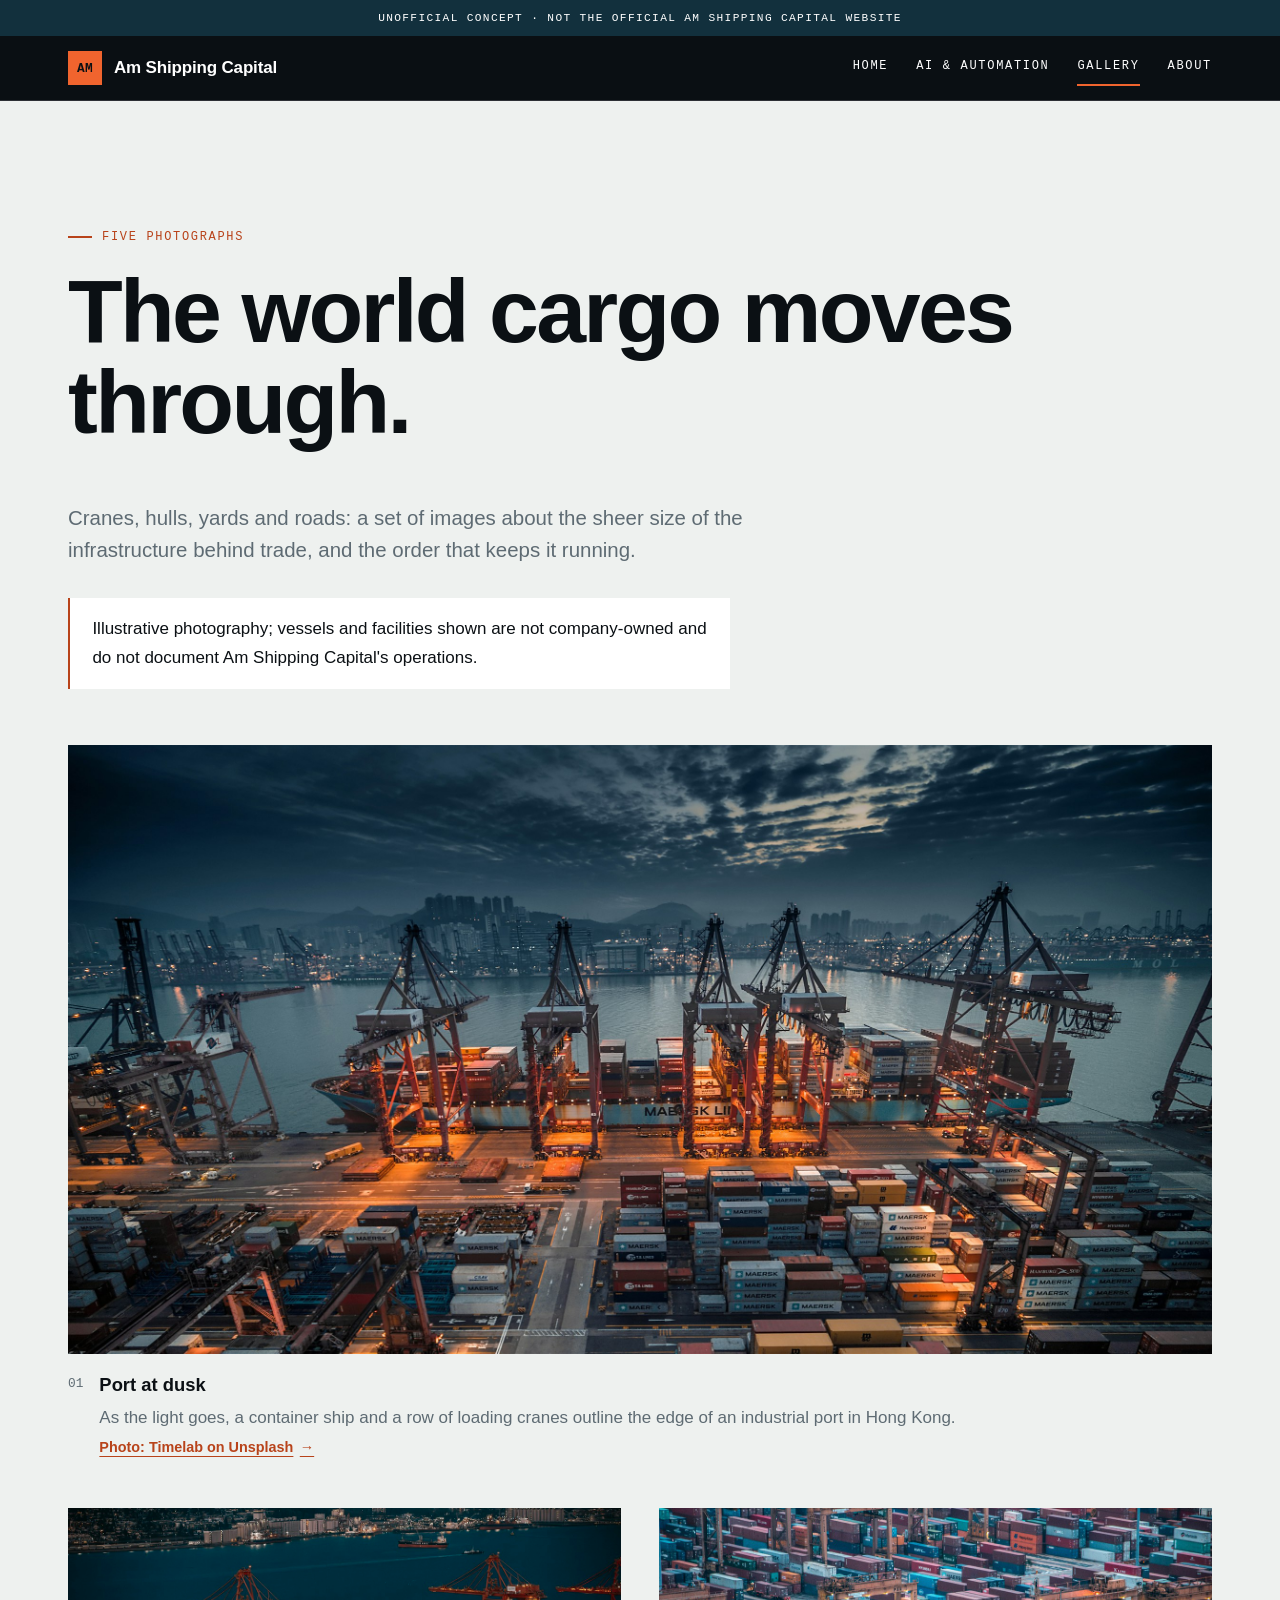
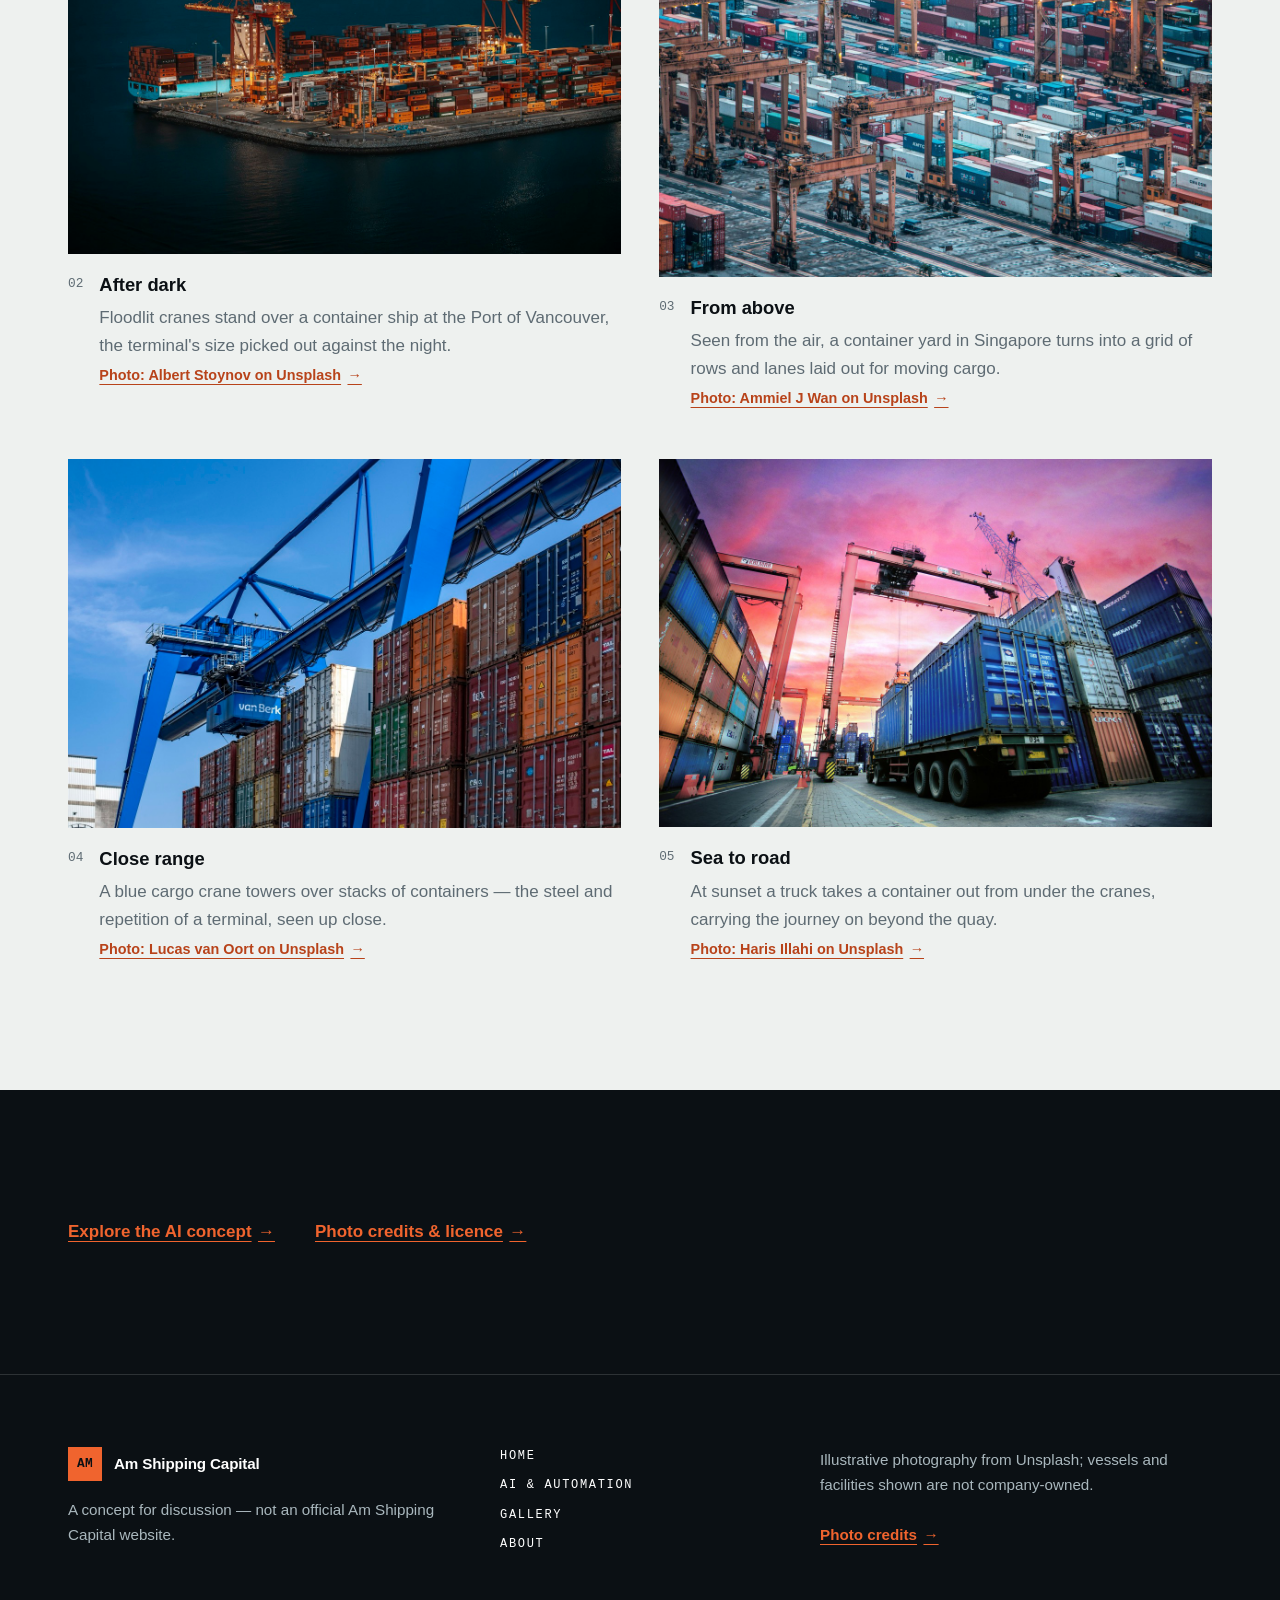
<file: gallery.html>
<!doctype html>
<html lang="en" class="no-js">
<head>
  <meta charset="utf-8">
  <meta name="viewport" content="width=device-width, initial-scale=1">
  <meta name="robots" content="noindex,nofollow">
  <meta name="description" content="Five illustrative photographs of ports, terminals and container yards that set the visual direction for the Am Shipping Capital concept.">
  <title>Gallery — Am Shipping Capital (concept)</title>
  <link rel="icon" href="data:image/svg+xml,%3Csvg xmlns='http://www.w3.org/2000/svg' viewBox='0 0 32 32'%3E%3Crect width='32' height='32' fill='%23F0642E'/%3E%3C/svg%3E">
  <meta name="theme-color" content="#0B1014">
  <link rel="stylesheet" href="assets/css/main.css">
  <script src="assets/js/main.js" defer></script>
</head>
<body>
  <a class="skip" href="#main">Skip to content</a>
  <p class="notice-bar">Unofficial concept · Not the official Am Shipping Capital website</p>
  <header class="masthead">
    <div class="wrap">
      <a class="wordmark" href="index.html"><span class="wordmark-tile" aria-hidden="true">AM</span>Am Shipping Capital</a>
      <button class="nav-toggle" aria-controls="nav" aria-expanded="false" hidden>Menu</button>
      <nav id="nav" aria-label="Main">
        <ul>
          <li><a href="index.html">Home</a></li>
          <li><a href="ai.html">AI &amp; automation</a></li>
          <li><a href="gallery.html" aria-current="page">Gallery</a></li>
          <li><a href="about.html">About</a></li>
        </ul>
      </nav>
    </div>
    <div class="progress" aria-hidden="true"><span></span></div>
  </header>

  <main id="main">
    <section class="section s-fog" aria-labelledby="gallery-title">
      <div class="wrap">
        <div class="section-head">
          <p class="tag">Five photographs</p>
          <h1 id="gallery-title">The world cargo moves through.</h1>
          <p class="lede">Cranes, hulls, yards and roads: a set of images about the sheer size of the infrastructure behind trade, and the order that keeps it running.</p>
          <div class="callout">
            <p>Illustrative photography; vessels and facilities shown are not company-owned and do not document Am Shipping Capital's operations.</p>
          </div>
        </div>

        <div class="photos">
          <figure class="photo" data-reveal-media data-caption="Port at dusk — Hong Kong">
            <a class="photo-open" href="assets/img/port-dusk.jpg">
              <img src="assets/img/port-dusk.jpg"
                srcset="assets/img/port-dusk-1200.jpg 1200w, assets/img/port-dusk.jpg 2400w"
                sizes="100vw" width="2400" height="1277"
                alt="Container ship and loading cranes at an industrial port in Hong Kong at dusk."
                loading="eager" fetchpriority="high">
            </a>
            <figcaption>
              <span class="photo-num">01</span>
              <strong>Port at dusk</strong>
              <span>As the light goes, a container ship and a row of loading cranes outline the edge of an industrial port in Hong Kong.</span>
              <a class="link" href="https://unsplash.com/photos/container-ship-at-industrial-port-yx20mpDyr2I">Photo: Timelab on Unsplash</a>
            </figcaption>
          </figure>

          <figure class="photo" data-reveal-media data-caption="After dark — Port of Vancouver">
            <a class="photo-open" href="assets/img/port-night.jpg">
              <img src="assets/img/port-night.jpg"
                srcset="assets/img/port-night-1200.jpg 1200w, assets/img/port-night.jpg 2400w"
                sizes="(min-width: 960px) 50vw, 100vw" width="2400" height="1500"
                alt="Container ship and illuminated cargo cranes at the Port of Vancouver at night."
                loading="lazy" decoding="async">
            </a>
            <figcaption>
              <span class="photo-num">02</span>
              <strong>After dark</strong>
              <span>Floodlit cranes stand over a container ship at the Port of Vancouver, the terminal's size picked out against the night.</span>
              <a class="link" href="https://unsplash.com/photos/container-ship-and-cranes-at-a-busy-shipping-port-oL3wEM0JEwQ">Photo: Albert Stoynov on Unsplash</a>
            </figcaption>
          </figure>

          <figure class="photo" data-reveal-media data-caption="From above — Singapore container yard">
            <a class="photo-open" href="assets/img/terminal-aerial.jpg">
              <img src="assets/img/terminal-aerial.jpg"
                srcset="assets/img/terminal-aerial-1200.jpg 1200w, assets/img/terminal-aerial.jpg 2400w"
                sizes="(min-width: 960px) 50vw, 100vw" width="2400" height="1600"
                alt="Aerial view of a shipping-container yard in Singapore."
                loading="lazy" decoding="async">
            </a>
            <figcaption>
              <span class="photo-num">03</span>
              <strong>From above</strong>
              <span>Seen from the air, a container yard in Singapore turns into a grid of rows and lanes laid out for moving cargo.</span>
              <a class="link" href="https://unsplash.com/photos/aerial-photo-of-shipping-container-lot-qX2ENCIxquA">Photo: Ammiel J Wan on Unsplash</a>
            </figcaption>
          </figure>

          <figure class="photo" data-reveal-media data-caption="Close range — crane over stacked containers">
            <a class="photo-open" href="assets/img/container-detail.jpg">
              <img src="assets/img/container-detail.jpg"
                srcset="assets/img/container-detail-1200.jpg 1200w, assets/img/container-detail.jpg 2400w"
                sizes="(min-width: 960px) 50vw, 100vw" width="2400" height="1602"
                alt="Blue cargo crane above stacked shipping containers."
                loading="lazy" decoding="async">
            </a>
            <figcaption>
              <span class="photo-num">04</span>
              <strong>Close range</strong>
              <span>A blue cargo crane towers over stacks of containers — the steel and repetition of a terminal, seen up close.</span>
              <a class="link" href="https://unsplash.com/photos/blue-and-red-cargo-containers-fBZOVyF-96w">Photo: Lucas van Oort on Unsplash</a>
            </figcaption>
          </figure>

          <figure class="photo" data-reveal-media data-caption="Sea to road — a container heads inland">
            <a class="photo-open" href="assets/img/terminal-sunset.jpg">
              <img src="assets/img/terminal-sunset.jpg"
                srcset="assets/img/terminal-sunset-1200.jpg 1200w, assets/img/terminal-sunset.jpg 2400w"
                sizes="(min-width: 960px) 50vw, 100vw" width="2400" height="1600"
                alt="Truck carrying a shipping container beneath cargo cranes at sunset."
                loading="lazy" decoding="async">
            </a>
            <figcaption>
              <span class="photo-num">05</span>
              <strong>Sea to road</strong>
              <span>At sunset a truck takes a container out from under the cranes, carrying the journey on beyond the quay.</span>
              <a class="link" href="https://unsplash.com/photos/shipping-containers-stacked-at-a-busy-port-at-sunset-fT4SwA83jH4">Photo: Haris Illahi on Unsplash</a>
            </figcaption>
          </figure>
        </div>
      </div>
    </section>

    <section class="section s-ink" aria-label="Continue">
      <div class="wrap">
        <ul class="endlinks">
          <li><a class="link" href="ai.html">Explore the AI concept</a></li>
          <li><a class="link" href="about.html#credits">Photo credits &amp; licence</a></li>
        </ul>
      </div>
    </section>

    <dialog class="lightbox" aria-label="Photograph viewer">
      <img alt="">
      <p class="lightbox-caption"></p>
      <div class="lightbox-controls">
        <button type="button" data-prev>Previous</button>
        <button type="button" data-next>Next</button>
        <button type="button" data-close>Close</button>
      </div>
    </dialog>
  </main>

  <footer class="colophon">
    <div class="wrap colophon-grid">
      <div>
        <a class="wordmark" href="index.html"><span class="wordmark-tile" aria-hidden="true">AM</span>Am Shipping Capital</a>
        <p>A concept for discussion — not an official Am Shipping Capital website.</p>
      </div>
      <nav aria-label="Footer">
        <ul>
          <li><a href="index.html">Home</a></li>
          <li><a href="ai.html">AI &amp; automation</a></li>
          <li><a href="gallery.html">Gallery</a></li>
          <li><a href="about.html">About</a></li>
        </ul>
      </nav>
      <div>
        <p>Illustrative photography from Unsplash; vessels and facilities shown are not company-owned.</p>
        <a class="link" href="about.html#credits">Photo credits</a>
      </div>
    </div>
  </footer>
</body>
</html>
</file>
<file: assets/css/main.css>
/* Am Shipping Capital — concept v2 · "Signal" design system */

:root {
  --ink: #0B1014;
  --deep: #12303D;
  --fog: #EEF1EF;
  --chalk: #FFFFFF;
  --signal: #F0642E;
  --signal-dark: #B8431A;
  --steel: #5E6B73;
  --mist: #A9B7BD;
  --line-dark: rgba(255, 255, 255, .14);
  --line-light: rgba(11, 16, 20, .12);
  --sans: "Avenir Next", "Avenir", "Segoe UI", "Helvetica Neue", Arial, sans-serif;
  --mono: ui-monospace, "SF Mono", Menlo, Consolas, monospace;
  --ease: cubic-bezier(.2, .7, .2, 1);
  --section-y: clamp(4.5rem, 10vw, 8rem);
}

*, *::before, *::after { box-sizing: border-box; }

html {
  scroll-padding-top: 88px;
  -webkit-text-size-adjust: 100%;
}

@media (prefers-reduced-motion: no-preference) {
  html { scroll-behavior: smooth; }
}

body {
  margin: 0;
  background: var(--ink);
  color: var(--chalk);
  font-family: var(--sans);
  font-size: 1.0625rem;
  line-height: 1.65;
  -webkit-font-smoothing: antialiased;
}

img { display: block; max-width: 100%; height: auto; }

h1, h2, h3, h4 { margin: 0 0 .6em; }

h1, h2 {
  font-weight: 700;
  letter-spacing: -0.03em;
  line-height: 1.02;
}

h1 { font-size: clamp(2.75rem, 7vw, 6.5rem); }
h2 { font-size: clamp(2rem, 4.2vw, 3.75rem); }
h3 { font-size: 1.375rem; font-weight: 650; line-height: 1.25; letter-spacing: -0.01em; }
h4 {
  font-family: var(--mono);
  font-size: .72rem;
  font-weight: 600;
  letter-spacing: .14em;
  text-transform: uppercase;
}

p { margin: 0 0 1.1em; max-width: 62ch; }
p:last-child { margin-bottom: 0; }

a { color: inherit; }

:focus-visible { outline: 3px solid var(--signal); outline-offset: 3px; }

/* ---------- Layout ---------- */

.wrap {
  width: 100%;
  max-width: 1240px;
  margin-inline: auto;
  padding-inline: clamp(1.25rem, 4vw, 3rem);
}

.section { padding-block: var(--section-y); }

.s-ink  { background: var(--ink);  color: var(--chalk); }
.s-deep { background: var(--deep); color: var(--chalk); }
.s-fog  { background: var(--fog);  color: var(--ink); }

.split { display: grid; gap: clamp(2rem, 5vw, 5rem); }

@media (min-width: 960px) {
  .split { grid-template-columns: 1fr 1fr; align-items: center; }
  .split--flip > :first-child { order: 2; }
}

.lede { font-size: clamp(1.125rem, 1.6vw, 1.3rem); line-height: 1.55; }

.s-fog .muted, .s-fog .lede { color: var(--steel); }
.s-ink .muted, .s-deep .muted, .s-ink .lede, .s-deep .lede { color: var(--mist); }

.section-head { margin-bottom: clamp(2rem, 5vw, 3.5rem); }
.section-head h2 { max-width: 20ch; }

/* ---------- Tag / manifest label ---------- */

.tag {
  display: flex;
  align-items: center;
  margin: 0 0 1.25rem;
  font-family: var(--mono);
  font-size: .75rem;
  line-height: 1.4;
  letter-spacing: .14em;
  text-transform: uppercase;
  color: var(--signal);
}

.tag::before {
  content: "";
  flex: none;
  width: 24px;
  height: 2px;
  margin-right: 10px;
  background: currentColor;
}

.s-fog .tag { color: var(--signal-dark); }

/* ---------- Buttons & links ---------- */

.actions { display: flex; flex-wrap: wrap; gap: .75rem; margin-top: 2rem; }

.btn {
  display: inline-flex;
  align-items: center;
  gap: .75rem;
  padding: .95rem 1.4rem;
  border: 1px solid var(--signal);
  border-radius: 0;
  background: var(--signal);
  color: var(--ink);
  font-family: var(--mono);
  font-size: .8rem;
  font-weight: 600;
  letter-spacing: .08em;
  text-transform: uppercase;
  text-decoration: none;
  line-height: 1.2;
  cursor: pointer;
}

.btn::after {
  content: "→";
  transition: transform 200ms var(--ease);
}

.btn:hover::after { transform: translateX(4px); }

.btn:focus-visible { outline: 3px solid var(--signal); outline-offset: 3px; }

.btn--ghost {
  background: transparent;
  color: inherit;
  border: 1px solid currentColor;
}

.link {
  display: inline-flex;
  align-items: baseline;
  gap: .4rem;
  font-weight: 600;
  text-decoration: underline;
  text-decoration-thickness: 1px;
  text-underline-offset: .25em;
  color: var(--signal);
}

.link::after { content: "→"; text-decoration: none; display: inline-block; transition: transform 200ms var(--ease); }
.link:hover::after { transform: translateX(3px); }

.s-fog .link { color: var(--signal-dark); }

.callout {
  margin-top: 2rem;
  padding: 1.1rem 1.4rem;
  border-left: 2px solid var(--signal-dark);
  max-width: 70ch;
}

.s-fog .callout { background: var(--chalk); }
.s-ink .callout, .s-deep .callout { border-left-color: var(--signal); background: rgba(255, 255, 255, .05); }
.callout p { max-width: none; }

/* ---------- Skip link & notice bar ---------- */

.skip {
  position: absolute;
  left: 1rem;
  top: -100px;
  z-index: 100;
  padding: .75rem 1rem;
  background: var(--signal);
  color: var(--ink);
  font-family: var(--mono);
  font-size: .8rem;
  text-decoration: none;
}

.skip:focus { top: 1rem; }

.notice-bar {
  margin: 0;
  padding: .55rem 1rem;
  background: var(--deep);
  color: var(--chalk);
  font-family: var(--mono);
  font-size: .7rem;
  letter-spacing: .12em;
  text-transform: uppercase;
  text-align: center;
  max-width: none;
}

/* ---------- Masthead ---------- */

.masthead {
  position: sticky;
  top: 0;
  z-index: 50;
  background: rgba(11, 16, 20, .86);
  -webkit-backdrop-filter: blur(10px);
  backdrop-filter: blur(10px);
  border-bottom: 1px solid var(--line-dark);
  color: var(--chalk);
}

.masthead .wrap {
  display: flex;
  align-items: center;
  justify-content: space-between;
  flex-wrap: wrap;
  gap: .5rem 1.5rem;
  min-height: 64px;
}

.wordmark {
  display: inline-flex;
  align-items: center;
  gap: .75rem;
  color: var(--chalk);
  font-weight: 600;
  text-decoration: none;
  letter-spacing: -0.01em;
}

.wordmark-tile {
  display: grid;
  place-items: center;
  width: 34px;
  height: 34px;
  background: var(--signal);
  color: var(--ink);
  font-family: var(--mono);
  font-size: .8rem;
  font-weight: 700;
  letter-spacing: .02em;
}

.nav-toggle {
  padding: .55rem .9rem;
  border: 1px solid var(--line-dark);
  background: transparent;
  color: var(--chalk);
  font-family: var(--mono);
  font-size: .75rem;
  letter-spacing: .14em;
  text-transform: uppercase;
  cursor: pointer;
}

.nav-toggle[hidden] { display: none; }

#nav ul {
  display: flex;
  flex-wrap: wrap;
  gap: .25rem 1.75rem;
  margin: 0;
  padding: 0;
  list-style: none;
}

#nav a {
  display: inline-block;
  padding: .4rem 0;
  border-bottom: 2px solid transparent;
  color: var(--chalk);
  font-family: var(--mono);
  font-size: .75rem;
  letter-spacing: .14em;
  text-transform: uppercase;
  text-decoration: none;
}

#nav a:hover { color: var(--signal); }
#nav a[aria-current="page"] { border-bottom-color: var(--signal); }

.progress {
  position: absolute;
  left: 0;
  right: 0;
  bottom: -1px;
  height: 2px;
  pointer-events: none;
}

.progress span {
  display: block;
  height: 100%;
  background: var(--signal);
  transform: scaleX(var(--p, 0));
  transform-origin: left;
}

@media (min-width: 760px) {
  .nav-toggle { display: none !important; }
}

@media (max-width: 759px) {
  .js #nav {
    display: none;
    position: absolute;
    top: 100%;
    left: 0;
    right: 0;
    background: var(--ink);
    border-bottom: 1px solid var(--line-dark);
    padding: .5rem clamp(1.25rem, 4vw, 3rem) 1.25rem;
  }

  .js #nav.is-open { display: block; }

  .js #nav ul { flex-direction: column; gap: 0; }

  .js #nav a {
    display: block;
    padding: .9rem 0;
    font-size: 1rem;
    border-bottom: 1px solid var(--line-dark);
  }

  .js #nav a[aria-current="page"] { color: var(--signal); border-bottom-color: var(--line-dark); }

  .no-js .masthead .wrap { padding-block: .5rem; }
}

/* ---------- Reveals (only armed by JS) ---------- */

.js [data-reveal],
.js [data-reveal-media] {
  transition: opacity 900ms var(--ease), transform 900ms var(--ease), clip-path 1100ms var(--ease);
}

.js [data-reveal].is-pending { opacity: 0; transform: translateY(32px); }
.js [data-reveal-media].is-pending { clip-path: inset(14% 0 0 0); }

@media (prefers-reduced-motion: reduce) {
  .js [data-reveal],
  .js [data-reveal-media] { transition: none; }
}

/* ---------- Hero ---------- */

.hero {
  position: relative;
  display: flex;
  flex-direction: column;
  justify-content: flex-end;
  min-height: 92svh;
  overflow: hidden;
  background: var(--ink);
  color: var(--chalk);
  isolation: isolate;
}

.hero--short { min-height: 64svh; }

.hero-media,
.band-media {
  position: absolute;
  inset: 0;
  z-index: -2;
  width: 100%;
  height: 100%;
  object-fit: cover;
}

.hero::before {
  content: "";
  position: absolute;
  inset: 0;
  z-index: -1;
  background: linear-gradient(90deg, rgba(11, 16, 20, .92) 0%, rgba(11, 16, 20, .55) 55%, rgba(11, 16, 20, .15) 100%);
}

.hero-body {
  padding-top: clamp(5rem, 14vh, 9rem);
  padding-bottom: clamp(2.5rem, 6vw, 4rem);
}

.hero h1 { max-width: 14ch; }
.hero-lede { font-size: clamp(1.125rem, 1.7vw, 1.35rem); color: #DCE3E6; max-width: 46ch; }

/* Route strip */

.route {
  display: grid;
  grid-template-columns: repeat(4, 1fr);
  margin: 0;
  padding: 0 0 clamp(1.5rem, 4vw, 2.5rem);
  list-style: none;
  font-family: var(--mono);
  font-size: .72rem;
  letter-spacing: .12em;
  text-transform: uppercase;
  color: var(--mist);
}

.route li {
  position: relative;
  padding-top: 1.4rem;
}

.route li::before {
  content: "";
  position: absolute;
  top: 5px;
  left: 0;
  right: 0;
  height: 1px;
  background: var(--line-dark);
}

.route li::after {
  content: "";
  position: absolute;
  top: 0;
  left: 0;
  width: 11px;
  height: 11px;
  border-radius: 50%;
  background: var(--signal);
}

.route b { color: var(--signal); font-weight: 600; margin-right: .4em; }

@media (max-width: 559px) {
  .route { grid-template-columns: repeat(2, 1fr); row-gap: 1.25rem; }
}

/* ---------- Figures ---------- */

.frame { margin: 0; }
.frame img { width: 100%; }
.frame--crop img { aspect-ratio: 4 / 3; object-fit: cover; }
.frame--wide img { aspect-ratio: 16 / 7; object-fit: cover; }

.frame figcaption {
  margin-top: .8rem;
  font-family: var(--mono);
  font-size: .72rem;
  letter-spacing: .06em;
  line-height: 1.5;
}

.s-fog .frame figcaption { color: var(--steel); }
.s-ink .frame figcaption, .s-deep .frame figcaption { color: var(--mist); }

/* ---------- Layers (home) ---------- */

.layers {
  display: grid;
  gap: 1px;
  margin: 0 0 3rem;
  padding: 0;
  list-style: none;
  background: var(--line-dark);
  border: 1px solid var(--line-dark);
}

@media (min-width: 960px) {
  .layers { grid-template-columns: repeat(3, 1fr); }
}

.layer {
  padding: clamp(1.75rem, 3vw, 2.5rem);
  background: var(--ink);
}

.layer-num {
  display: block;
  margin-bottom: 2.5rem;
  font-family: var(--mono);
  font-size: clamp(2.5rem, 4vw, 3.5rem);
  font-weight: 600;
  line-height: 1;
  color: var(--signal);
}

.layer p { color: var(--mist); }

/* ---------- Band ---------- */

.band {
  position: relative;
  display: flex;
  align-items: center;
  min-height: 70svh;
  overflow: hidden;
  isolation: isolate;
  color: var(--chalk);
}

.band::before {
  content: "";
  position: absolute;
  inset: 0;
  z-index: -1;
  background: rgba(11, 16, 20, .6);
}

.band h2 { max-width: 22ch; }

/* ---------- Definitions (AI) ---------- */

.defs {
  display: grid;
  gap: 1.5rem;
  margin: 0;
}

@media (min-width: 960px) {
  .defs { grid-template-columns: repeat(3, 1fr); }
}

.defs > div {
  padding: 1.75rem;
  background: var(--chalk);
  border-top: 2px solid var(--signal-dark);
}

.defs dt {
  margin-bottom: .5rem;
  font-family: var(--mono);
  font-size: .8rem;
  letter-spacing: .14em;
  text-transform: uppercase;
  color: var(--signal-dark);
}

.defs dd { margin: 0; font-size: 1.125rem; }

.statement { margin-top: 2.5rem; font-size: 1.25rem; font-weight: 700; }

/* ---------- Voyage / leg navigator ---------- */

.voyage-grid { display: grid; gap: 2rem; }
.voyage-grid > * { min-width: 0; }

@media (min-width: 960px) {
  .voyage-grid { grid-template-columns: repeat(12, 1fr); gap: 3rem; }
  .voyage-grid > aside { grid-column: span 3; }
  .voyage-grid > .voyage-content { grid-column: span 9; }
}

.legnav ol {
  margin: 0;
  padding: 0;
  list-style: none;
}

.legnav a {
  display: block;
  color: var(--mist);
  font-family: var(--mono);
  font-size: .75rem;
  letter-spacing: .1em;
  text-transform: uppercase;
  text-decoration: none;
  line-height: 1.4;
}

.legnav a:hover { color: var(--chalk); }
.legnav a[aria-current="true"] { color: var(--signal); }

@media (min-width: 960px) {
  .legnav { position: sticky; top: 96px; }
  .legnav li { border-left: 1px solid var(--line-dark); }
  .legnav a {
    padding: .7rem 0 .7rem 1rem;
    margin-left: -1px;
    border-left: 2px solid transparent;
  }
  .legnav a[aria-current="true"] { border-left-color: var(--signal); }
}

@media (max-width: 959px) {
  .legnav ol {
    display: flex;
    gap: .5rem;
    overflow-x: auto;
    padding-bottom: .5rem;
    -webkit-overflow-scrolling: touch;
  }
  .legnav li { flex: none; }
  .legnav a {
    padding: .55rem .85rem;
    border: 1px solid var(--line-dark);
    white-space: nowrap;
  }
  .legnav a[aria-current="true"] { border-color: var(--signal); box-shadow: inset 2px 0 0 var(--signal); }
}

.leg + .leg { margin-top: clamp(4rem, 8vw, 6rem); }
.leg > .frame { margin-bottom: 2.5rem; }

/* Timeline */

.timeline {
  position: relative;
  margin: 0;
  padding: 0;
  list-style: none;
}

.timeline::before {
  content: "";
  position: absolute;
  top: 0;
  bottom: 0;
  left: 19px;
  width: 2px;
  background: var(--line-dark);
}

.timeline > li {
  position: relative;
  padding-left: 64px;
}

.timeline > li + li { margin-top: 2.5rem; }

.timeline-node {
  position: absolute;
  top: 0;
  left: 0;
  display: grid;
  place-items: center;
  width: 40px;
  height: 40px;
  border-radius: 50%;
  background: var(--signal);
  color: var(--ink);
  font-family: var(--mono);
  font-size: .8rem;
  font-weight: 700;
}

.app-kicker {
  margin-bottom: .5rem;
  padding-top: .6rem;
  font-family: var(--mono);
  font-size: .72rem;
  letter-spacing: .14em;
  text-transform: uppercase;
  color: var(--signal);
}

.app h3 { font-size: clamp(1.375rem, 2.2vw, 1.75rem); }
.app > p { color: #D3DCE0; }

.app details {
  margin-top: 1.25rem;
  border-top: 1px solid var(--line-dark);
  border-bottom: 1px solid var(--line-dark);
}

.app summary {
  display: flex;
  justify-content: space-between;
  align-items: center;
  gap: 1rem;
  padding: .9rem 0;
  list-style: none;
  cursor: pointer;
  font-family: var(--mono);
  font-size: .75rem;
  letter-spacing: .14em;
  text-transform: uppercase;
}

.app summary::-webkit-details-marker { display: none; }
.app summary::after { content: "+"; font-size: 1.1rem; color: var(--signal); line-height: 1; }
.app details[open] > summary::after { content: "−"; }
.app summary:hover { color: var(--signal); }

.app-detail {
  display: grid;
  gap: 1.25rem;
  padding: .5rem 0 1.5rem;
}

@media (min-width: 760px) {
  .app-detail { grid-template-columns: 1fr 1fr; }
  .app-detail > p { grid-column: 1 / -1; }
}

.app-detail h4 { color: var(--signal); margin-bottom: .5rem; }
.app-detail ul { margin: 0; padding-left: 1.1rem; color: #D3DCE0; }
.app-detail li + li { margin-top: .3rem; }
.app-detail > p { color: #D3DCE0; max-width: none; }

/* ---------- Flow (connect) ---------- */

.flow {
  display: grid;
  gap: 2.75rem;
  margin: 3rem 0;
  padding: 0;
  list-style: none;
  counter-reset: flow;
}

@media (min-width: 960px) {
  .flow { grid-template-columns: repeat(4, 1fr); gap: 2.5rem; }
}

.flow li {
  position: relative;
  padding: 1.5rem;
  border: 1px solid var(--line-dark);
  background: rgba(11, 16, 20, .35);
  counter-increment: flow;
}

.flow li::before {
  content: "0" counter(flow);
  display: block;
  margin-bottom: 1rem;
  font-family: var(--mono);
  font-size: .75rem;
  color: var(--signal);
  letter-spacing: .14em;
}

.flow li + li::after {
  content: "↓";
  position: absolute;
  left: 50%;
  top: -2.25rem;
  transform: translateX(-50%);
  color: var(--signal);
  font-family: var(--mono);
  font-size: 1.2rem;
}

@media (min-width: 960px) {
  .flow li + li::after {
    content: "→";
    left: -2.05rem;
    top: 50%;
    transform: translateY(-50%);
  }
}

.flow h3 { font-size: 1.15rem; }
.flow p { color: var(--mist); font-size: .98rem; }

.controls {
  display: grid;
  gap: .75rem 3rem;
  margin: 1.5rem 0 0;
  padding: 0;
  list-style: none;
}

@media (min-width: 760px) {
  .controls { grid-template-columns: 1fr 1fr; }
}

.controls li {
  position: relative;
  padding: .75rem 0 .75rem 1.5rem;
  border-bottom: 1px solid var(--line-dark);
  color: #D3DCE0;
}

.controls li::before {
  content: "";
  position: absolute;
  left: 0;
  top: 1.35rem;
  width: 8px;
  height: 8px;
  background: var(--signal);
}

/* ---------- Pilot steps ---------- */

.steps {
  display: grid;
  gap: 1.5rem;
  margin: 3rem 0 2rem;
  padding: 0;
  list-style: none;
}

@media (min-width: 960px) {
  .steps { grid-template-columns: repeat(3, 1fr); }
}

.steps li {
  padding: 1.75rem;
  background: var(--chalk);
  border-top: 2px solid var(--signal-dark);
}

.step-num {
  display: block;
  margin-bottom: 1.5rem;
  font-family: var(--mono);
  font-size: 2rem;
  font-weight: 600;
  line-height: 1;
  color: var(--signal-dark);
}

.steps p { color: var(--steel); }

/* ---------- End links ---------- */

.endlinks {
  display: flex;
  flex-wrap: wrap;
  gap: 1rem 2.5rem;
  margin: 0;
  padding: 0;
  list-style: none;
}

/* ---------- Gallery ---------- */

.photos {
  display: grid;
  gap: clamp(2rem, 4vw, 3rem) clamp(1.5rem, 3vw, 2.5rem);
}

@media (min-width: 960px) {
  .photos { grid-template-columns: 1fr 1fr; }
  .photos > :first-child { grid-column: 1 / -1; }
}

.photo { margin: 0; }

.photo-open {
  display: block;
  position: relative;
  overflow: hidden;
  background: var(--ink);
}

.photo-open img { width: 100%; transition: transform 700ms var(--ease), opacity 300ms; }
.photo-open:hover img { transform: scale(1.02); opacity: .92; }

.photo figcaption {
  display: grid;
  grid-template-columns: auto 1fr;
  gap: .25rem 1rem;
  padding-top: 1rem;
}

.photo-num {
  grid-row: span 3;
  font-family: var(--mono);
  font-size: .8rem;
  color: var(--signal-dark);
  padding-top: .2rem;
}

.photo figcaption strong { font-size: 1.15rem; }
.photo figcaption span { color: var(--steel); }
.photo figcaption .link { justify-self: start; font-size: .9rem; }

/* Lightbox */

.lightbox {
  max-width: 92vw;
  max-height: 92vh;
  width: auto;
  padding: 0;
  border: 0;
  background: var(--ink);
  color: var(--chalk);
  overflow: hidden;
}

.lightbox::backdrop { background: rgba(11, 16, 20, .9); }

.lightbox img {
  display: block;
  max-width: 92vw;
  max-height: calc(92vh - 7rem);
  width: auto;
  height: auto;
  margin-inline: auto;
  object-fit: contain;
}

.lightbox-caption {
  margin: 0;
  padding: .9rem 1.25rem 0;
  font-family: var(--mono);
  font-size: .75rem;
  letter-spacing: .06em;
  color: var(--mist);
  max-width: none;
}

.lightbox-controls {
  display: flex;
  gap: .5rem;
  justify-content: flex-end;
  padding: .75rem 1.25rem 1rem;
}

.lightbox button {
  padding: .6rem 1rem;
  border: 1px solid var(--line-dark);
  background: transparent;
  color: var(--chalk);
  font-family: var(--mono);
  font-size: .75rem;
  letter-spacing: .12em;
  text-transform: uppercase;
  cursor: pointer;
}

.lightbox button:hover { border-color: var(--signal); color: var(--signal); }
.lightbox button[data-close] { background: var(--signal); border-color: var(--signal); color: var(--ink); }

/* ---------- About ---------- */

.swatches {
  display: grid;
  grid-template-columns: repeat(2, 1fr);
  gap: 1rem;
  margin: 2.5rem 0;
  padding: 0;
  list-style: none;
}

@media (min-width: 760px) {
  .swatches { grid-template-columns: repeat(3, 1fr); }
}

@media (min-width: 960px) {
  .swatches { grid-template-columns: repeat(6, 1fr); }
}

.swatch-chip {
  display: block;
  aspect-ratio: 1 / 1;
  border: 1px solid var(--line-dark);
  margin-bottom: .75rem;
}

.swatches strong { display: block; font-weight: 600; }
.swatches code { font-family: var(--mono); font-size: .8rem; color: var(--mist); }

.claims {
  display: grid;
  gap: 1rem;
  margin: 2rem 0 0;
  padding: 0;
  list-style: none;
}

@media (min-width: 960px) {
  .claims { grid-template-columns: 1fr 1fr; }
}

.claims li {
  padding: 1.5rem 1.75rem;
  background: var(--chalk);
  border-left: 2px solid var(--signal-dark);
}

.credits {
  margin: 2rem 0;
  padding: 0;
  list-style: none;
  border-top: 1px solid var(--line-dark);
}

.credits li {
  display: grid;
  gap: .25rem 2rem;
  padding: 1rem 0;
  border-bottom: 1px solid var(--line-dark);
}

@media (min-width: 760px) {
  .credits li { grid-template-columns: 14rem 1fr; align-items: baseline; }
}

.credits span { font-family: var(--mono); font-size: .75rem; letter-spacing: .1em; text-transform: uppercase; color: var(--mist); }

/* ---------- Footer ---------- */

.colophon {
  padding-block: clamp(3rem, 6vw, 4.5rem);
  background: var(--ink);
  color: var(--mist);
  border-top: 1px solid var(--line-dark);
  font-size: .95rem;
}

.colophon-grid { display: grid; gap: 2.5rem; }

@media (min-width: 960px) {
  .colophon-grid { grid-template-columns: 1.4fr 1fr 1.4fr; }
}

.colophon .wordmark { margin-bottom: 1rem; }

.colophon ul {
  margin: 0;
  padding: 0;
  list-style: none;
  font-family: var(--mono);
  font-size: .75rem;
  letter-spacing: .14em;
  text-transform: uppercase;
}

.colophon ul li + li { margin-top: .6rem; }
.colophon ul a { color: var(--chalk); text-decoration: none; }
.colophon ul a:hover { color: var(--signal); }
.colophon .link { margin-top: .5rem; }
</file>
